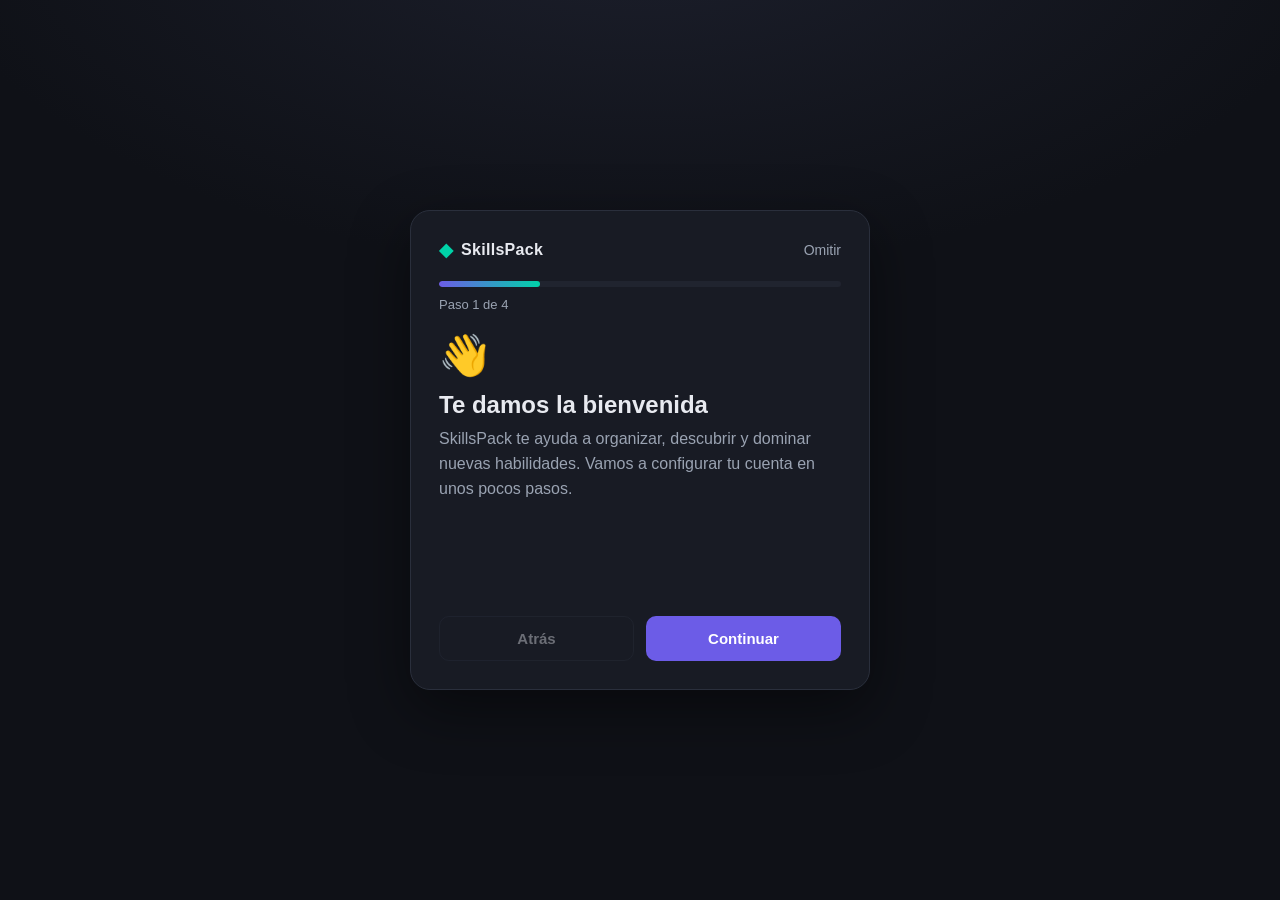
<file: onboarding/index.html>
<!DOCTYPE html>
<html lang="es">
<head>
  <meta charset="UTF-8" />
  <meta name="viewport" content="width=device-width, initial-scale=1.0" />
  <title>Bienvenido a SkillsPack</title>
  <link rel="stylesheet" href="styles.css" />
</head>
<body>
  <main class="onboarding" aria-live="polite">
    <header class="onboarding__header">
      <div class="brand">
        <span class="brand__logo" aria-hidden="true">◆</span>
        <span class="brand__name">SkillsPack</span>
      </div>
      <button type="button" class="link-btn" id="skipBtn">Omitir</button>
    </header>

    <div class="progress" aria-hidden="true">
      <div class="progress__bar" id="progressBar"></div>
    </div>
    <p class="progress__label" id="progressLabel">Paso 1 de 4</p>

    <section class="steps" id="steps">
      <!-- Step 1 -->
      <article class="step is-active" data-step="1">
        <div class="step__icon" aria-hidden="true">👋</div>
        <h1 class="step__title">Te damos la bienvenida</h1>
        <p class="step__text">SkillsPack te ayuda a organizar, descubrir y dominar nuevas habilidades. Vamos a configurar tu cuenta en unos pocos pasos.</p>
      </article>

      <!-- Step 2 -->
      <article class="step" data-step="2">
        <div class="step__icon" aria-hidden="true">🧑‍💻</div>
        <h1 class="step__title">Cuéntanos sobre ti</h1>
        <p class="step__text">Personalizaremos tu experiencia según tu perfil.</p>
        <form class="field-group" id="profileForm">
          <label class="field">
            <span class="field__label">Tu nombre</span>
            <input type="text" name="name" placeholder="Iris Roman" autocomplete="name" />
          </label>
          <label class="field">
            <span class="field__label">¿Cuál es tu rol?</span>
            <select name="role">
              <option value="">Selecciona una opción</option>
              <option>Estudiante</option>
              <option>Profesional</option>
              <option>Mentor / Instructor</option>
              <option>Otro</option>
            </select>
          </label>
        </form>
      </article>

      <!-- Step 3 -->
      <article class="step" data-step="3">
        <div class="step__icon" aria-hidden="true">🎯</div>
        <h1 class="step__title">Elige tus intereses</h1>
        <p class="step__text">Selecciona las áreas que quieres desarrollar.</p>
        <div class="chips" id="interests">
          <button type="button" class="chip">Programación</button>
          <button type="button" class="chip">Diseño</button>
          <button type="button" class="chip">Datos &amp; IA</button>
          <button type="button" class="chip">Producto</button>
          <button type="button" class="chip">Marketing</button>
          <button type="button" class="chip">Liderazgo</button>
          <button type="button" class="chip">Idiomas</button>
          <button type="button" class="chip">Finanzas</button>
        </div>
      </article>

      <!-- Step 4 -->
      <article class="step" data-step="4">
        <div class="step__icon" aria-hidden="true">🚀</div>
        <h1 class="step__title">¡Todo listo!</h1>
        <p class="step__text">Tu espacio está preparado. Empieza a explorar paquetes de habilidades hechos a tu medida.</p>
        <ul class="summary" id="summary"></ul>
      </article>
    </section>

    <footer class="onboarding__footer">
      <button type="button" class="btn btn--ghost" id="backBtn" disabled>Atrás</button>
      <button type="button" class="btn btn--primary" id="nextBtn">Continuar</button>
    </footer>
  </main>

  <script src="onboarding.js"></script>
</body>
</html>
</file>
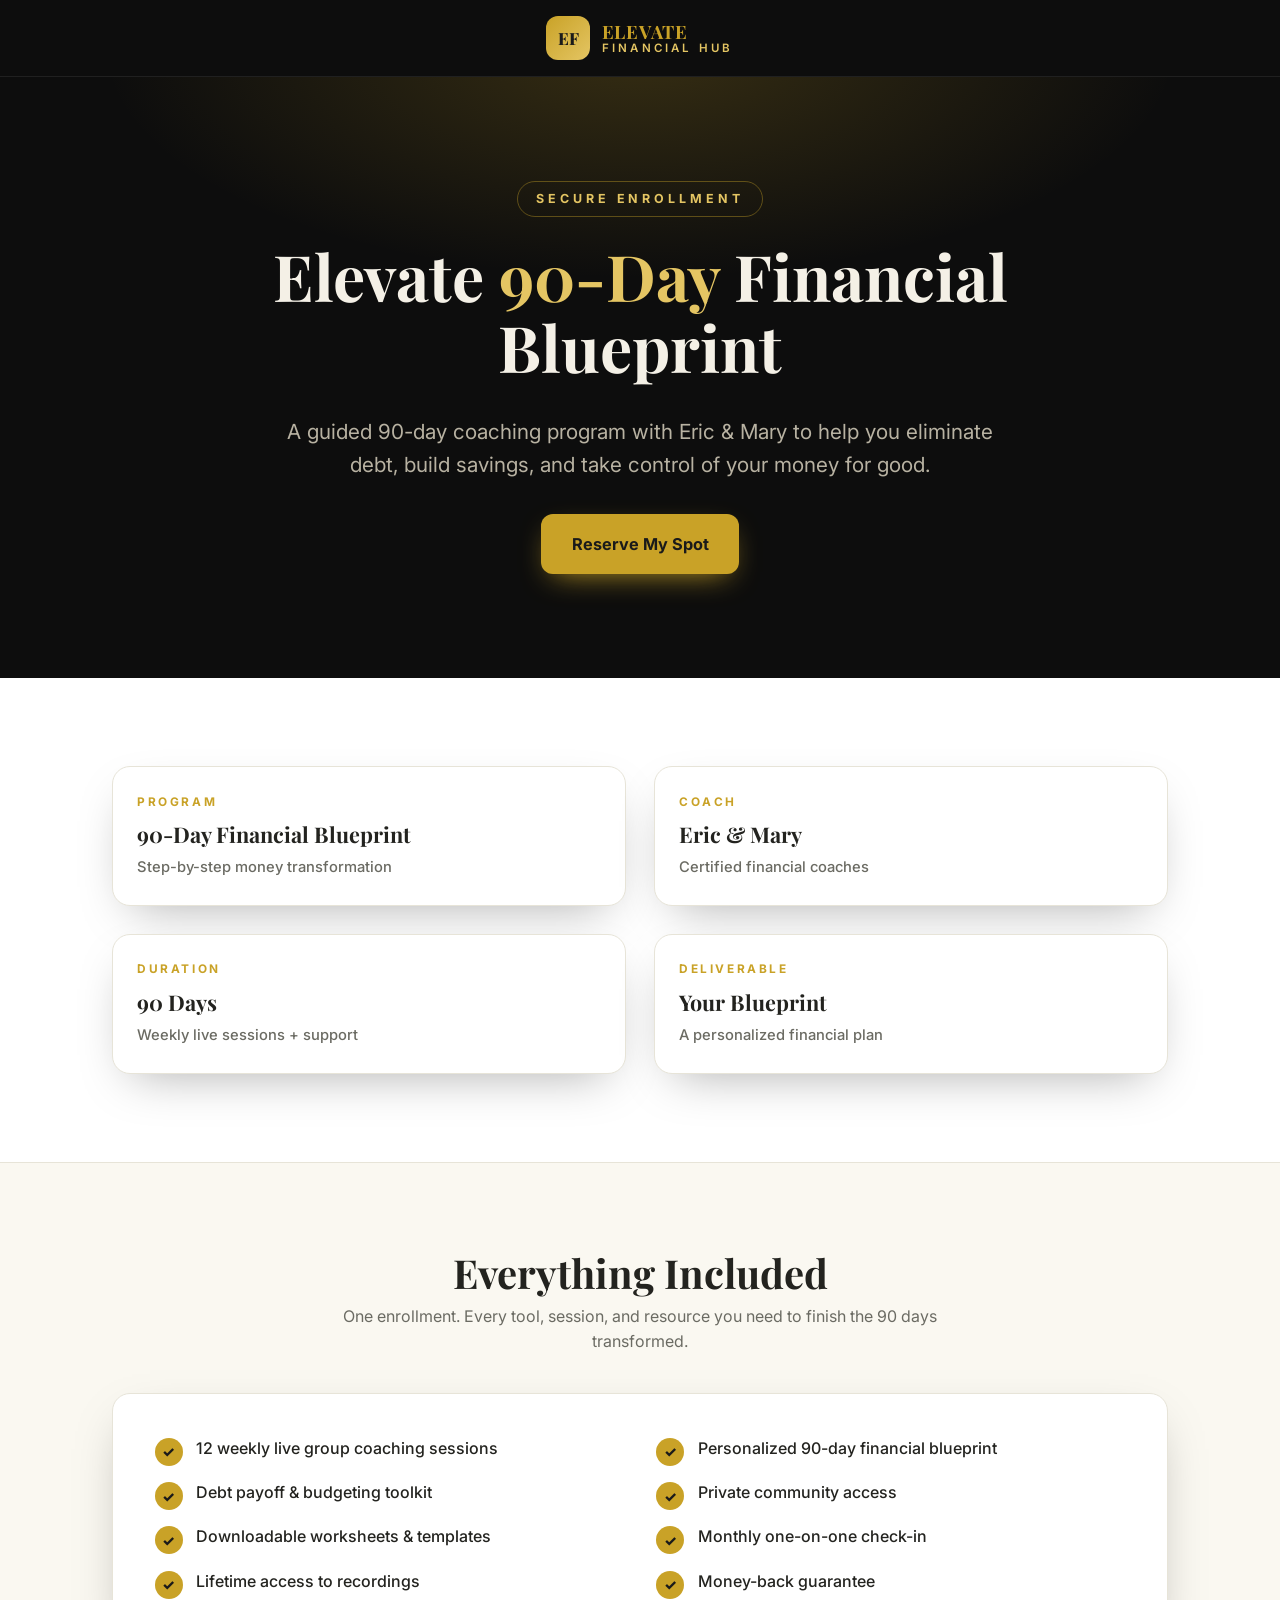
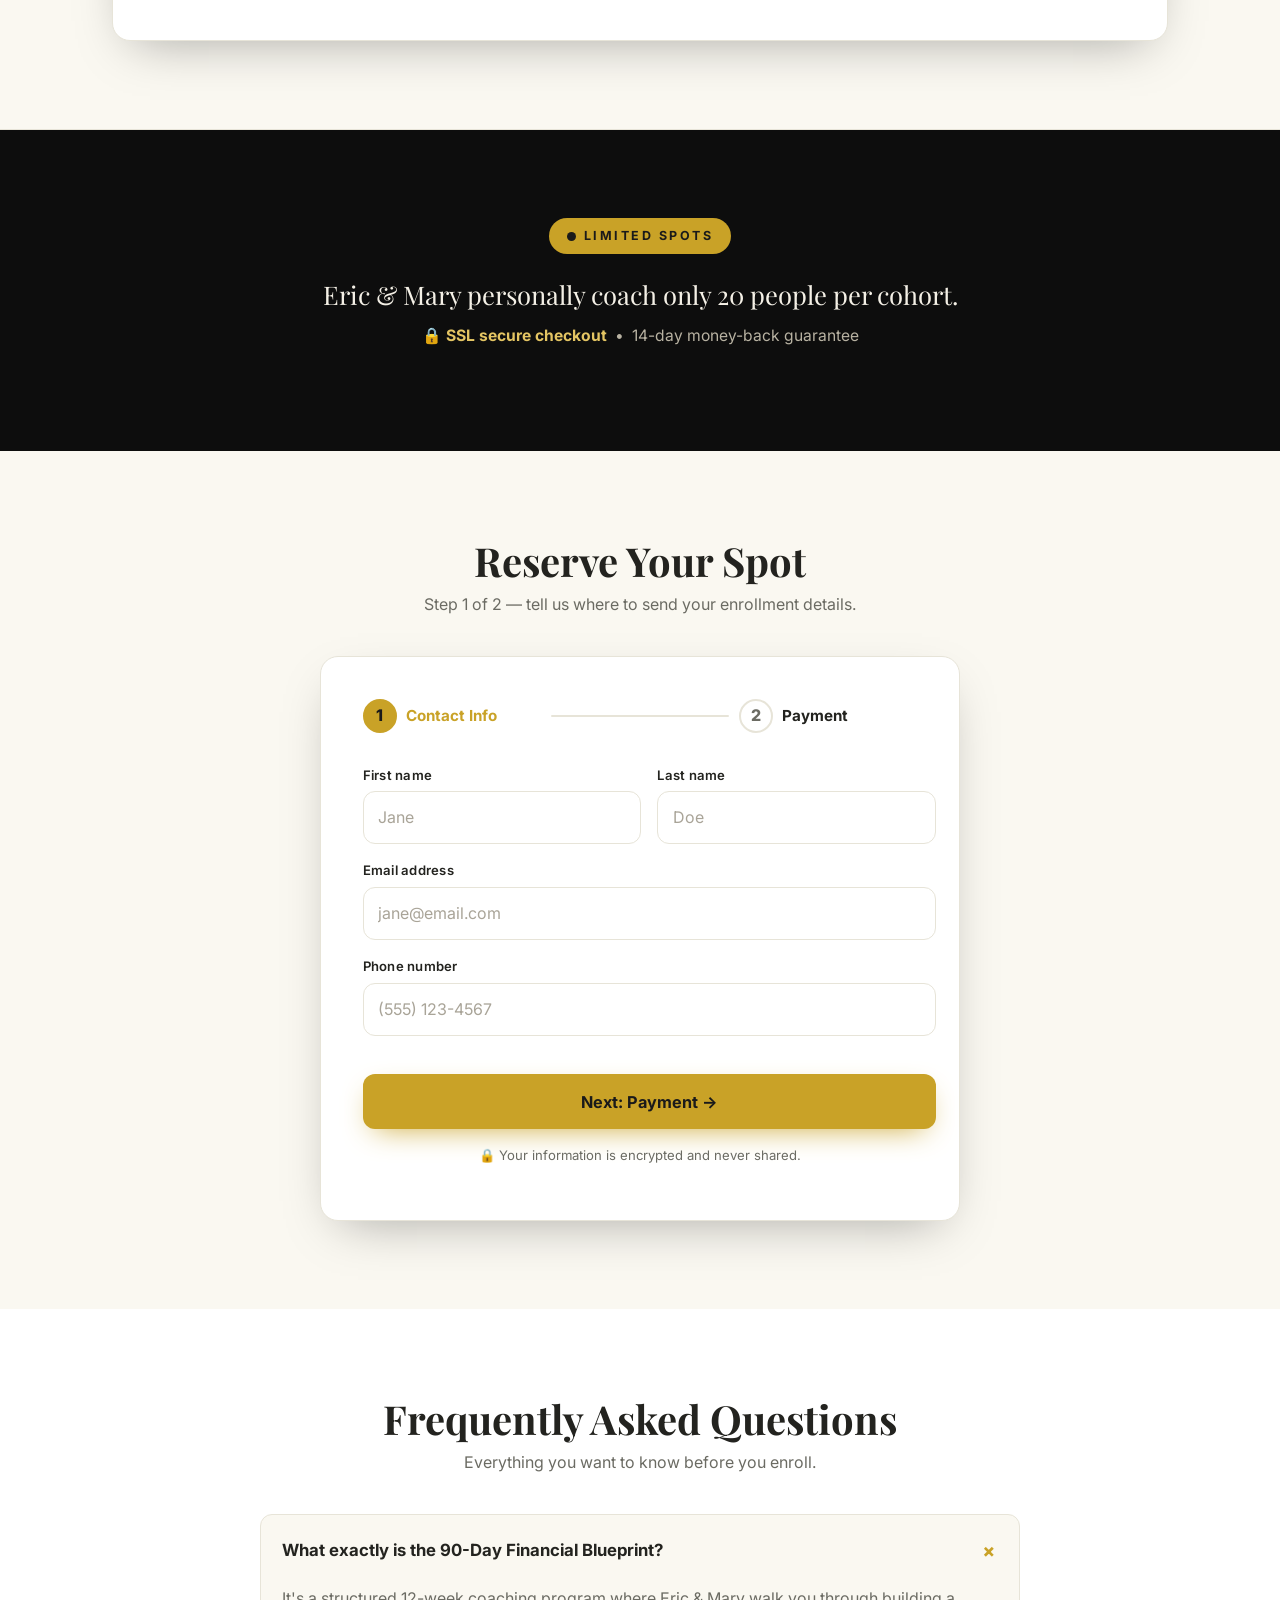
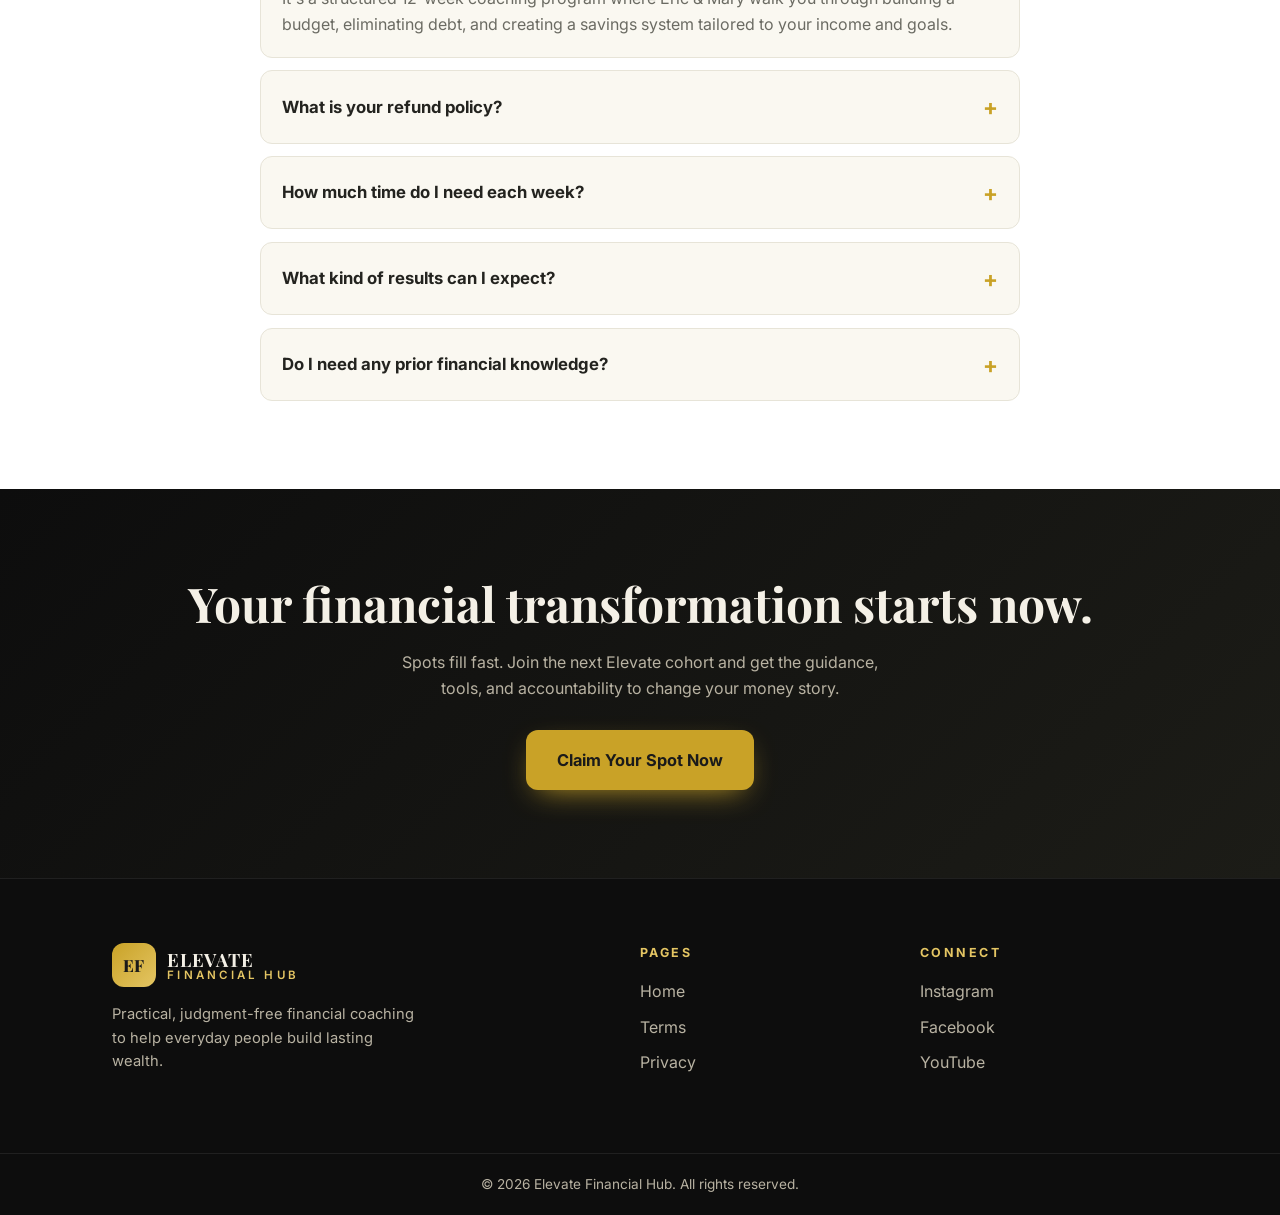
<file: landing-pages/_template/index.html>
<!DOCTYPE html>
<html lang="en">
<head>
<meta charset="UTF-8" />
<meta name="viewport" content="width=device-width, initial-scale=1.0" />
<title>Elevate 90-Day Financial Blueprint — Secure Enrollment</title>
<meta name="description" content="Enroll in the Elevate 90-Day Financial Blueprint with coaches Eric & Mary. Secure your spot today." />

<!-- ============================================================= -->
<!--  GOOGLE FONTS  (swap these when rebranding — see CONTROL PANEL) -->
<!-- ============================================================= -->
<link rel="preconnect" href="https://fonts.googleapis.com" />
<link rel="preconnect" href="https://fonts.gstatic.com" crossorigin />
<link href="https://fonts.googleapis.com/css2?family=Playfair+Display:wght@600;700;800&family=Inter:wght@400;500;600;700&display=swap" rel="stylesheet" />

<style>
/* =================================================================
   ██  CONTROL PANEL  ██
   -----------------------------------------------------------------
   REBRAND IN ~3 MINUTES: edit ONLY the variables below (plus the
   <link> fonts above, the brand name / program text in the markup,
   and the logo mark). Nothing else needs to change.

   COLOR ROLES
   --brand-primary   : main brand color (headings on light bg, links)
   --brand-accent    : primary action color (buttons, highlights)
   --brand-accent-2  : secondary/lighter accent (gradients, hovers)
   --brand-accent-ink: TEXT COLOR THAT SITS ON THE ACCENT.
                       Use dark (#1a1a1a) on light accents,
                       white (#fff) on dark accents. (CONTRAST!)
   --brand-dark      : dark section background (header, hero, footer)
   --brand-surface   : light page/card surface background
   --brand-text      : default body text color

   TYPE ROLES
   --font-head : display/heading font family
   --font-body : body/UI font family

   LAYOUT PRESETS  (set via <body data-preset="A|B|C">)
   A = centered hero, symmetric, rounded  (DEFAULT)
   B = left-aligned hero (photo space right), asymmetric, sharp
   C = editorial/minimal, extra whitespace, subtle overlay hero
   ================================================================= */
:root{
  /* ---- COLORS (Elevate gold/black reference default) ---- */
  --brand-primary:   #C9A227;   /* gold */
  --brand-accent:    #C9A227;   /* gold (action) */
  --brand-accent-2:  #E4C563;   /* lighter gold */
  --brand-accent-ink:#1a1a1a;   /* dark text on gold accent */
  --brand-dark:      #0d0d0d;   /* near-black dark sections */
  --brand-surface:   #ffffff;   /* light surface */
  --brand-text:      #23231f;   /* body text */

  /* ---- TYPE ---- */
  --font-head: "Playfair Display", Georgia, serif;
  --font-body: "Inter", system-ui, -apple-system, Segoe UI, Roboto, sans-serif;

  /* ---- DERIVED / STRUCTURAL (rarely need editing) ---- */
  --maxw: 1120px;
  --radius: 18px;
  --radius-sm: 12px;
  --gap: clamp(16px, 3vw, 28px);
  --muted: #6b6b63;
  --line: #e7e4d8;
  --shadow: 0 18px 50px -20px rgba(0,0,0,.35);
  --dark-text: #f4f0e6;
  --dark-muted: #b8b2a2;
}

/* ---------- RESET / BASE ---------- */
*{box-sizing:border-box}
html{scroll-behavior:smooth}
body{
  margin:0;
  font-family:var(--font-body);
  color:var(--brand-text);
  background:var(--brand-surface);
  line-height:1.6;
  -webkit-font-smoothing:antialiased;
}
h1,h2,h3{font-family:var(--font-head);line-height:1.12;margin:0 0 .4em}
p{margin:0 0 1em}
a{color:var(--brand-primary);text-decoration:none}
img{max-width:100%;display:block}
.container{width:100%;max-width:var(--maxw);margin-inline:auto;padding-inline:clamp(18px,5vw,32px)}
.section{padding-block:clamp(48px,8vw,88px)}

/* Accessible focus ring for every interactive element */
a:focus-visible,button:focus-visible,input:focus-visible,summary:focus-visible{
  outline:3px solid var(--brand-accent-2);
  outline-offset:3px;
  border-radius:6px;
}

/* ---------- BUTTONS ---------- */
.btn{
  display:inline-flex;align-items:center;justify-content:center;gap:.5rem;
  font-family:var(--font-body);font-weight:700;font-size:1.02rem;
  padding:.95rem 1.8rem;border-radius:var(--radius-sm);
  border:2px solid transparent;cursor:pointer;transition:transform .15s ease,box-shadow .2s ease,background .2s ease;
  text-align:center;
}
.btn-primary{
  background:var(--brand-accent);color:var(--brand-accent-ink);
  box-shadow:0 10px 30px -12px var(--brand-accent);
}
.btn-primary:hover{transform:translateY(-2px);background:var(--brand-accent-2)}
.btn-outline{background:transparent;color:var(--dark-text);border-color:var(--brand-accent)}
.btn-outline:hover{background:var(--brand-accent);color:var(--brand-accent-ink)}
.btn-block{width:100%}

/* ---------- HEADER ---------- */
.site-header{background:var(--brand-dark);color:var(--dark-text);position:sticky;top:0;z-index:50;border-bottom:1px solid rgba(255,255,255,.08)}
.site-header .container{display:flex;align-items:center;justify-content:center;gap:.8rem;padding-block:16px}
.brand{display:inline-flex;align-items:center;gap:.7rem}
.logo-mark{
  width:44px;height:44px;border-radius:12px;flex:0 0 auto;
  display:grid;place-items:center;font-family:var(--font-head);font-weight:800;
  background:linear-gradient(135deg,var(--brand-accent),var(--brand-accent-2));
  color:var(--brand-accent-ink);font-size:1.05rem;letter-spacing:.02em;
}
.brand-name{font-family:var(--font-head);font-weight:700;font-size:1.15rem;letter-spacing:.04em;line-height:1.05}
.brand-name span{display:block;font-size:.72rem;letter-spacing:.28em;color:var(--brand-accent-2);font-family:var(--font-body);font-weight:600}

/* ---------- HERO ---------- */
.hero{background:var(--brand-dark);color:var(--dark-text);position:relative;overflow:hidden}
.hero::before{content:"";position:absolute;inset:0;background:
  radial-gradient(60% 55% at 50% -5%, rgba(201,162,39,.22), transparent 70%);pointer-events:none}
.hero .container{position:relative;text-align:center;max-width:820px;padding-block:clamp(56px,10vw,104px)}
.eyebrow{
  display:inline-block;font-family:var(--font-body);font-weight:700;font-size:.78rem;
  letter-spacing:.32em;text-transform:uppercase;color:var(--brand-accent-2);
  border:1px solid rgba(201,162,39,.4);border-radius:999px;padding:.45rem 1.1rem;margin-bottom:1.4rem;
}
.hero h1{font-size:clamp(2.2rem,6vw,4rem);color:var(--dark-text);margin-bottom:.5em}
.hero h1 .accent{color:var(--brand-accent-2)}
.hero .subtitle{font-size:clamp(1.05rem,2.2vw,1.3rem);color:var(--dark-muted);max-width:60ch;margin-inline:auto;margin-bottom:2rem}
.hero-photo{display:none} /* only shown in Preset B */

/* ---------- INFO CARDS (2x2) ---------- */
.cards{display:grid;grid-template-columns:repeat(2,1fr);gap:var(--gap)}
.card{
  background:var(--brand-surface);border:1px solid var(--line);border-radius:var(--radius);
  padding:1.6rem 1.5rem;box-shadow:var(--shadow);
}
.card .label{font-size:.74rem;letter-spacing:.22em;text-transform:uppercase;color:var(--brand-primary);font-weight:700;margin-bottom:.35rem}
.card .value{font-family:var(--font-head);font-size:1.35rem;font-weight:700;color:var(--brand-text)}
.card .value small{display:block;font-family:var(--font-body);font-weight:500;font-size:.92rem;color:var(--muted);margin-top:.25rem}
.section-title{text-align:center;font-size:clamp(1.7rem,4vw,2.5rem);margin-bottom:.2em}
.section-lede{text-align:center;color:var(--muted);max-width:60ch;margin:0 auto 2.4rem}

/* ---------- EVERYTHING INCLUDED ---------- */
.included{background:#faf8f1;border-top:1px solid var(--line);border-bottom:1px solid var(--line)}
.included-box{
  background:var(--brand-surface);border:1px solid var(--line);border-radius:var(--radius);
  padding:clamp(1.6rem,4vw,2.6rem);box-shadow:var(--shadow);
}
.included-grid{display:grid;grid-template-columns:1fr 1fr;gap:.9rem 2rem}
.check-item{display:flex;align-items:flex-start;gap:.85rem;font-weight:500}
.check-badge{
  flex:0 0 auto;width:28px;height:28px;border-radius:50%;
  background:var(--brand-accent);color:var(--brand-accent-ink);
  display:grid;place-items:center;font-weight:800;font-size:.9rem;margin-top:2px;
}

/* ---------- SCARCITY / TRUST ---------- */
.scarcity{background:var(--brand-dark);color:var(--dark-text);text-align:center}
.pill{
  display:inline-flex;align-items:center;gap:.5rem;font-weight:700;font-size:.78rem;letter-spacing:.2em;
  text-transform:uppercase;color:var(--brand-accent-ink);background:var(--brand-accent);
  padding:.5rem 1.1rem;border-radius:999px;margin-bottom:1.2rem;
}
.pill::before{content:"";width:9px;height:9px;border-radius:50%;background:var(--brand-accent-ink);animation:pulse 1.6s infinite}
@keyframes pulse{0%,100%{opacity:1}50%{opacity:.35}}
.scarcity .line{font-size:clamp(1.15rem,3vw,1.6rem);font-family:var(--font-head);margin-bottom:.5rem}
.scarcity .trust{color:var(--dark-muted);font-size:.98rem}
.scarcity .trust strong{color:var(--brand-accent-2)}

/* ---------- CHECKOUT MODULE ---------- */
.checkout{background:#faf8f1}
.checkout-card{
  max-width:640px;margin-inline:auto;background:var(--brand-surface);
  border:1px solid var(--line);border-radius:var(--radius);box-shadow:var(--shadow);
  padding:clamp(1.6rem,4vw,2.6rem);
}
.stepper{display:flex;align-items:center;gap:.6rem;margin-bottom:2rem}
.step{display:flex;align-items:center;gap:.6rem;flex:1}
.step .dot{
  width:34px;height:34px;border-radius:50%;flex:0 0 auto;display:grid;place-items:center;
  font-weight:800;border:2px solid var(--line);color:var(--muted);background:#fff;
}
.step.active .dot{background:var(--brand-accent);border-color:var(--brand-accent);color:var(--brand-accent-ink)}
.step .step-label{font-weight:700;font-size:.95rem}
.step.active .step-label{color:var(--brand-primary)}
.step-line{height:2px;flex:1;background:var(--line);border-radius:2px}
.form-grid{display:grid;grid-template-columns:1fr 1fr;gap:1rem}
.field{display:flex;flex-direction:column;gap:.35rem}
.field.full{grid-column:1 / -1}
.field label{font-size:.82rem;font-weight:600;letter-spacing:.02em}
.field input{
  font:inherit;padding:.8rem .9rem;border:1px solid var(--line);border-radius:var(--radius-sm);
  background:#fff;color:var(--brand-text);
}
.field input::placeholder{color:#a9a498}
.checkout-card .btn{margin-top:1.4rem}
.form-note{margin-top:1rem;font-size:.82rem;color:var(--muted);text-align:center}

/* ---------- FAQ ---------- */
.faq{background:var(--brand-surface)}
.faq-list{max-width:760px;margin-inline:auto;display:flex;flex-direction:column;gap:.8rem}
details.faq-item{border:1px solid var(--line);border-radius:var(--radius-sm);background:#faf8f1;overflow:hidden}
details.faq-item summary{
  cursor:pointer;list-style:none;padding:1.1rem 1.3rem;font-weight:700;font-size:1.05rem;
  display:flex;align-items:center;justify-content:space-between;gap:1rem;color:var(--brand-text);
}
details.faq-item summary::-webkit-details-marker{display:none}
details.faq-item summary::after{content:"+";font-size:1.4rem;color:var(--brand-primary);transition:transform .2s ease}
details.faq-item[open] summary::after{transform:rotate(45deg)}
details.faq-item .faq-body{padding:0 1.3rem 1.2rem;color:var(--muted)}

/* ---------- FINAL CTA ---------- */
.final-cta{background:linear-gradient(135deg,var(--brand-dark),#1c1c17);color:var(--dark-text);text-align:center}
.final-cta h2{font-size:clamp(1.9rem,5vw,3rem);color:var(--dark-text)}
.final-cta p{color:var(--dark-muted);max-width:52ch;margin-inline:auto;margin-bottom:1.8rem}

/* ---------- FOOTER ---------- */
.site-footer{background:var(--brand-dark);color:var(--dark-muted);border-top:1px solid rgba(255,255,255,.08)}
.footer-grid{display:grid;grid-template-columns:2fr 1fr 1fr;gap:2rem;padding-block:clamp(40px,6vw,64px)}
.footer-brand .brand-name{color:var(--dark-text)}
.footer-brand p{margin-top:1rem;max-width:34ch;font-size:.92rem}
.footer-col h4{font-family:var(--font-body);font-size:.78rem;letter-spacing:.2em;text-transform:uppercase;color:var(--brand-accent-2);margin:0 0 1rem}
.footer-col ul{list-style:none;margin:0;padding:0;display:flex;flex-direction:column;gap:.6rem}
.footer-col a{color:var(--dark-muted)}
.footer-col a:hover{color:var(--brand-accent-2)}
.footer-bottom{border-top:1px solid rgba(255,255,255,.08);padding-block:20px;text-align:center;font-size:.85rem;color:var(--dark-muted)}

/* =================================================================
   PRESET B  — left-aligned hero (photo space right), asymmetric, sharp
   ================================================================= */
body[data-preset="B"]{--radius:6px;--radius-sm:4px}
body[data-preset="B"] .site-header .container{justify-content:flex-start}
body[data-preset="B"] .hero .container{
  text-align:left;max-width:var(--maxw);
  display:grid;grid-template-columns:1.15fr .85fr;gap:clamp(24px,5vw,48px);align-items:center;
}
body[data-preset="B"] .hero .subtitle{margin-inline:0}
body[data-preset="B"] .eyebrow{margin-inline:0}
body[data-preset="B"] .hero-photo{
  display:grid;place-items:center;min-height:320px;border:2px dashed rgba(228,197,99,.5);
  border-radius:var(--radius);color:var(--dark-muted);text-align:center;padding:1.5rem;
  background:rgba(255,255,255,.03);
}
/* asymmetric cards: first card spans wider */
body[data-preset="B"] .cards{grid-template-columns:1.4fr 1fr 1fr}
body[data-preset="B"] .cards .card:first-child{grid-column:1 / 2;grid-row:1 / 3}
body[data-preset="B"] .cards .card:nth-child(2){grid-column:2 / 4}

/* =================================================================
   PRESET C  — editorial / minimal, extra whitespace, subtle overlay
   ================================================================= */
body[data-preset="C"]{--maxw:1000px;--radius:0px;--radius-sm:2px}
body[data-preset="C"] .section{padding-block:clamp(64px,11vw,128px)}
body[data-preset="C"] .card,body[data-preset="C"] .included-box,
body[data-preset="C"] .checkout-card{box-shadow:none;border-color:var(--line)}
body[data-preset="C"] .hero::before{background:
  linear-gradient(180deg,rgba(0,0,0,.15),rgba(0,0,0,.55)),
  radial-gradient(80% 60% at 50% 0%, rgba(201,162,39,.18), transparent 75%)}
body[data-preset="C"] .hero .container{max-width:720px}
body[data-preset="C"] .hero h1{font-weight:600;letter-spacing:-.01em}
body[data-preset="C"] .cards{grid-template-columns:repeat(4,1fr);gap:0}
body[data-preset="C"] .cards .card{border-radius:0;border-left:none;box-shadow:none}
body[data-preset="C"] .cards .card:first-child{border-left:1px solid var(--line)}

/* =================================================================
   RESPONSIVE  — mobile-first stacking
   ================================================================= */
@media (max-width:820px){
  .cards,.included-grid,.form-grid,.footer-grid{grid-template-columns:1fr}
  body[data-preset="B"] .hero .container{grid-template-columns:1fr}
  body[data-preset="B"] .hero-photo{min-height:220px}
  body[data-preset="B"] .cards{grid-template-columns:1fr}
  body[data-preset="B"] .cards .card:first-child,
  body[data-preset="B"] .cards .card:nth-child(2){grid-column:auto;grid-row:auto}
  body[data-preset="C"] .cards{grid-template-columns:1fr}
  body[data-preset="C"] .cards .card{border-left:1px solid var(--line)}
  .footer-brand p{max-width:none}
}
@media (max-width:520px){
  .stepper{flex-wrap:wrap}
  .step .step-label{font-size:.85rem}
}
</style>
</head>

<!-- data-preset controls the layout: A (default) | B | C -->
<body data-preset="A">

<!-- ============================= HEADER ============================= -->
<header class="site-header">
  <div class="container">
    <a class="brand" href="#top" aria-label="Elevate Financial Hub home">
      <!-- LOGO MARK: replace with your real logo <img> on deploy -->
      <span class="logo-mark" aria-hidden="true">EF</span>
      <span class="brand-name">ELEVATE<span>FINANCIAL HUB</span></span>
    </a>
  </div>
</header>

<main id="top">

  <!-- ============================= HERO ============================= -->
  <section class="hero">
    <div class="container">
      <div class="hero-copy">
        <span class="eyebrow">Secure Enrollment</span>
        <h1>Elevate <span class="accent">90-Day</span> Financial Blueprint</h1>
        <p class="subtitle">A guided 90-day coaching program with Eric &amp; Mary to help you eliminate debt, build savings, and take control of your money for good.</p>
        <a class="btn btn-primary" href="#checkout">Reserve My Spot</a>
      </div>
      <!-- Photo slot only appears in Preset B -->
      <div class="hero-photo" aria-hidden="true">
        <!-- PRESET B: coach photo placeholder (hidden in Preset A) -->
        <span>COACH PHOTO</span>
      </div>
    </div>
  </section>

  <!-- ======================= INFO CARDS (2x2) ======================= -->
  <section class="section">
    <div class="container">
      <div class="cards">
        <div class="card">
          <div class="label">Program</div>
          <div class="value">90-Day Financial Blueprint<small>Step-by-step money transformation</small></div>
        </div>
        <div class="card">
          <div class="label">Coach</div>
          <div class="value">Eric &amp; Mary<small>Certified financial coaches</small></div>
        </div>
        <div class="card">
          <div class="label">Duration</div>
          <div class="value">90 Days<small>Weekly live sessions + support</small></div>
        </div>
        <div class="card">
          <div class="label">Deliverable</div>
          <div class="value">Your Blueprint<small>A personalized financial plan</small></div>
        </div>
      </div>
    </div>
  </section>

  <!-- ==================== EVERYTHING INCLUDED ==================== -->
  <section class="section included">
    <div class="container">
      <h2 class="section-title">Everything Included</h2>
      <p class="section-lede">One enrollment. Every tool, session, and resource you need to finish the 90 days transformed.</p>
      <div class="included-box">
        <div class="included-grid">
          <div class="check-item"><span class="check-badge" aria-hidden="true">&check;</span> 12 weekly live group coaching sessions</div>
          <div class="check-item"><span class="check-badge" aria-hidden="true">&check;</span> Personalized 90-day financial blueprint</div>
          <div class="check-item"><span class="check-badge" aria-hidden="true">&check;</span> Debt payoff &amp; budgeting toolkit</div>
          <div class="check-item"><span class="check-badge" aria-hidden="true">&check;</span> Private community access</div>
          <div class="check-item"><span class="check-badge" aria-hidden="true">&check;</span> Downloadable worksheets &amp; templates</div>
          <div class="check-item"><span class="check-badge" aria-hidden="true">&check;</span> Monthly one-on-one check-in</div>
          <div class="check-item"><span class="check-badge" aria-hidden="true">&check;</span> Lifetime access to recordings</div>
          <div class="check-item"><span class="check-badge" aria-hidden="true">&check;</span> Money-back guarantee</div>
        </div>
      </div>
    </div>
  </section>

  <!-- ==================== SCARCITY / TRUST ==================== -->
  <section class="section scarcity">
    <div class="container">
      <span class="pill">Limited Spots</span>
      <p class="line">Eric &amp; Mary personally coach only 20 people per cohort.</p>
      <p class="trust"><strong>&#128274; SSL secure checkout</strong> &nbsp;•&nbsp; 14-day money-back guarantee</p>
    </div>
  </section>

  <!-- ==================== CHECKOUT MODULE ==================== -->
  <section class="section checkout" id="checkout">
    <div class="container">
      <h2 class="section-title">Reserve Your Spot</h2>
      <p class="section-lede">Step 1 of 2 — tell us where to send your enrollment details.</p>
      <div class="checkout-card">
        <!-- Visual stepper (non-functional, indicates flow) -->
        <div class="stepper" role="list" aria-label="Checkout progress">
          <div class="step active" role="listitem"><span class="dot">1</span><span class="step-label">Contact Info</span></div>
          <div class="step-line" aria-hidden="true"></div>
          <div class="step" role="listitem"><span class="dot">2</span><span class="step-label">Payment</span></div>
        </div>

        <!-- =====================================================
             CONTACT FORM — VISUAL PLACEHOLDER ONLY.
             On deploy, REPLACE this form with GHL's native form /
             order form widget so submissions are captured.
             ===================================================== -->
        <form class="form-grid" onsubmit="return false" aria-label="Contact information">
          <div class="field">
            <label for="fname">First name</label>
            <input id="fname" name="fname" type="text" placeholder="Jane" autocomplete="given-name" />
          </div>
          <div class="field">
            <label for="lname">Last name</label>
            <input id="lname" name="lname" type="text" placeholder="Doe" autocomplete="family-name" />
          </div>
          <div class="field full">
            <label for="email">Email address</label>
            <input id="email" name="email" type="email" placeholder="jane@email.com" autocomplete="email" />
          </div>
          <div class="field full">
            <label for="phone">Phone number</label>
            <input id="phone" name="phone" type="tel" placeholder="(555) 123-4567" autocomplete="tel" />
          </div>
          <button class="btn btn-primary btn-block field full" type="submit">Next: Payment &rarr;</button>
        </form>
        <p class="form-note">&#128274; Your information is encrypted and never shared.</p>
      </div>
    </div>
  </section>

  <!-- ==================== FAQ ==================== -->
  <section class="section faq">
    <div class="container">
      <h2 class="section-title">Frequently Asked Questions</h2>
      <p class="section-lede">Everything you want to know before you enroll.</p>
      <div class="faq-list">
        <details class="faq-item" open>
          <summary>What exactly is the 90-Day Financial Blueprint?</summary>
          <div class="faq-body">It's a structured 12-week coaching program where Eric &amp; Mary walk you through building a budget, eliminating debt, and creating a savings system tailored to your income and goals.</div>
        </details>
        <details class="faq-item">
          <summary>What is your refund policy?</summary>
          <div class="faq-body">We offer a 14-day money-back guarantee. If you attend the sessions and don't feel it's right for you, email us within 14 days for a full refund.</div>
        </details>
        <details class="faq-item">
          <summary>How much time do I need each week?</summary>
          <div class="faq-body">Plan for about 2–3 hours per week: one live session plus light homework. All sessions are recorded, so you can catch up anytime.</div>
        </details>
        <details class="faq-item">
          <summary>What kind of results can I expect?</summary>
          <div class="faq-body">Results vary by starting point and effort, but most participants leave with a working budget, a debt-payoff plan, and their first funded savings goal within the 90 days.</div>
        </details>
        <details class="faq-item">
          <summary>Do I need any prior financial knowledge?</summary>
          <div class="faq-body">None at all. The program is designed for beginners and starts with the fundamentals before building toward advanced strategies.</div>
        </details>
      </div>
    </div>
  </section>

  <!-- ==================== FINAL CTA ==================== -->
  <section class="section final-cta">
    <div class="container">
      <h2>Your financial transformation starts now.</h2>
      <p>Spots fill fast. Join the next Elevate cohort and get the guidance, tools, and accountability to change your money story.</p>
      <a class="btn btn-primary" href="#checkout">Claim Your Spot Now</a>
    </div>
  </section>

</main>

<!-- ==================== FOOTER ==================== -->
<footer class="site-footer">
  <div class="container footer-grid">
    <div class="footer-brand">
      <a class="brand" href="#top" aria-label="Elevate Financial Hub home">
        <!-- LOGO MARK: replace with your real logo <img> on deploy -->
        <span class="logo-mark" aria-hidden="true">EF</span>
        <span class="brand-name">ELEVATE<span>FINANCIAL HUB</span></span>
      </a>
      <p>Practical, judgment-free financial coaching to help everyday people build lasting wealth.</p>
    </div>
    <div class="footer-col">
      <h4>Pages</h4>
      <ul>
        <li><a href="#top">Home</a></li>
        <li><a href="#">Terms</a></li>
        <li><a href="#">Privacy</a></li>
      </ul>
    </div>
    <div class="footer-col">
      <h4>Connect</h4>
      <ul>
        <li><a href="#" aria-label="Instagram">Instagram</a></li>
        <li><a href="#" aria-label="Facebook">Facebook</a></li>
        <li><a href="#" aria-label="YouTube">YouTube</a></li>
      </ul>
    </div>
  </div>
  <div class="footer-bottom">
    <div class="container">© 2026 Elevate Financial Hub. All rights reserved.</div>
  </div>
</footer>

</body>
</html>
</file>
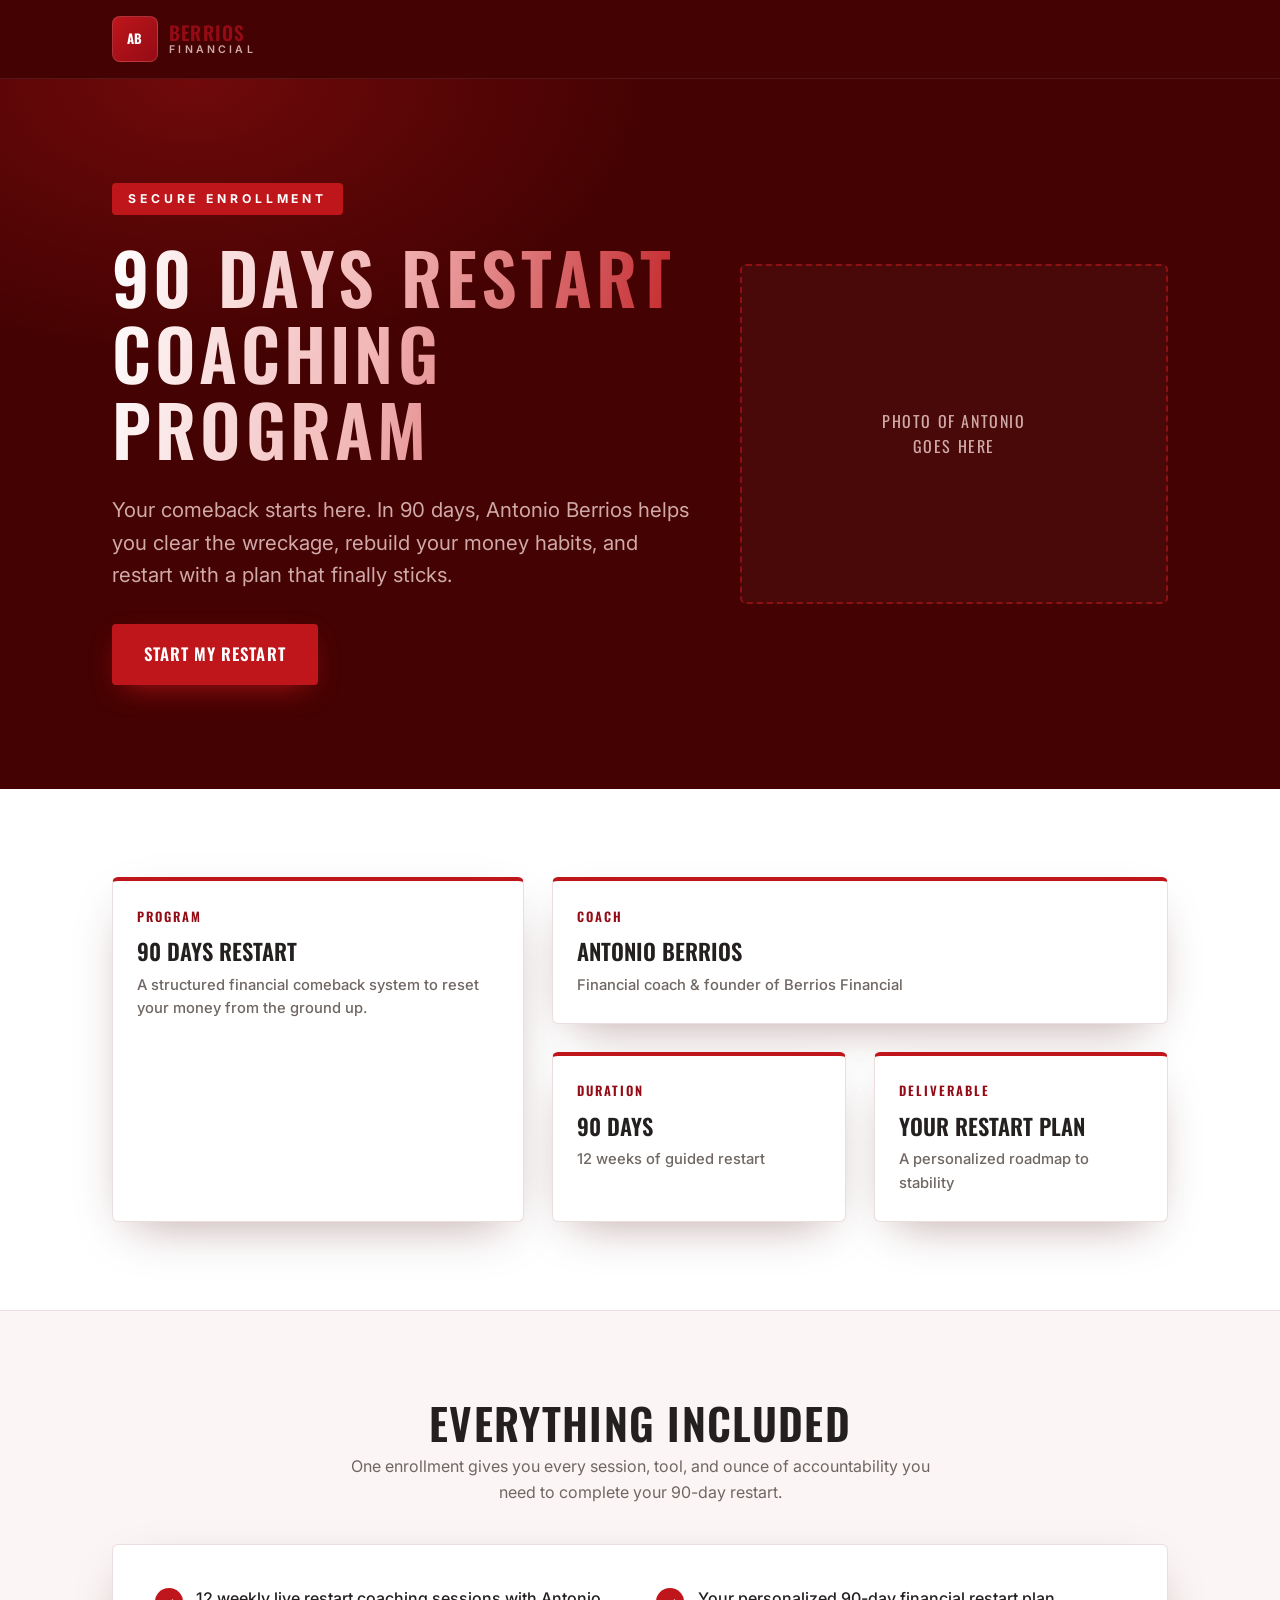
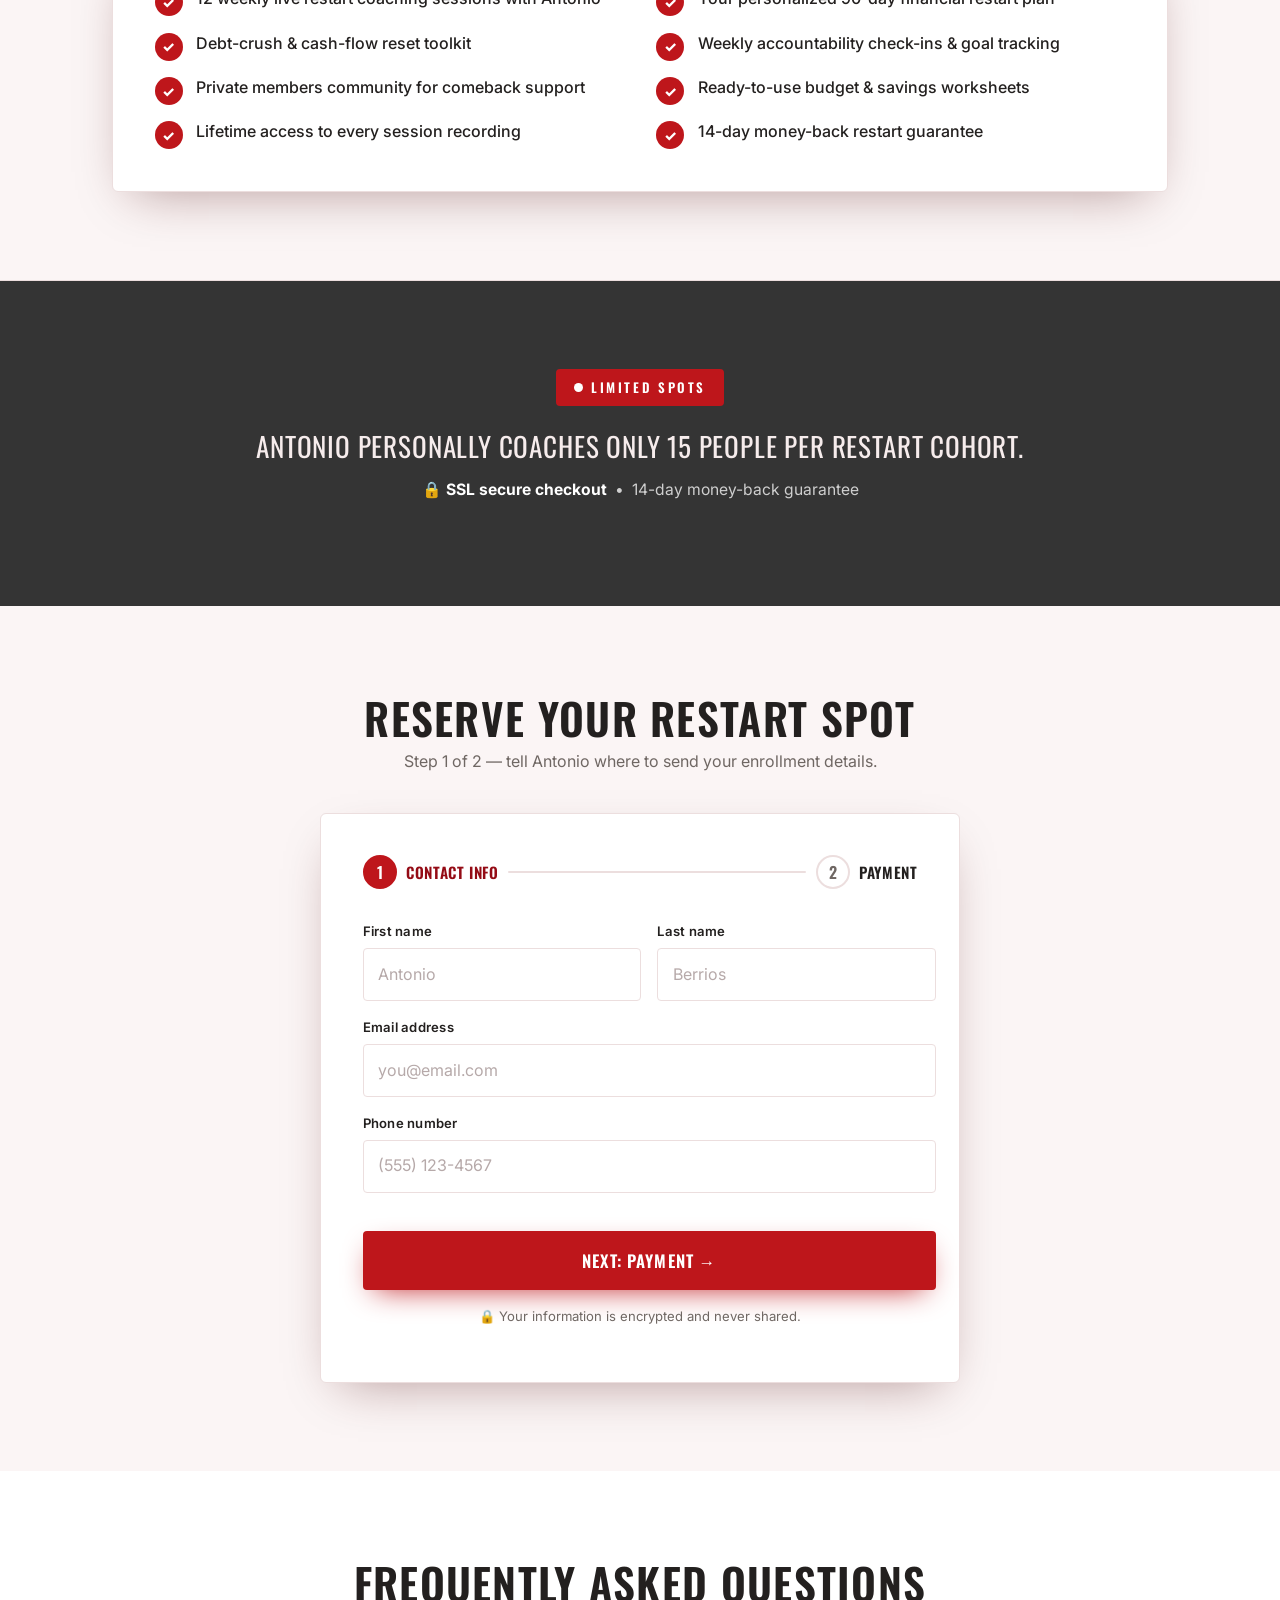
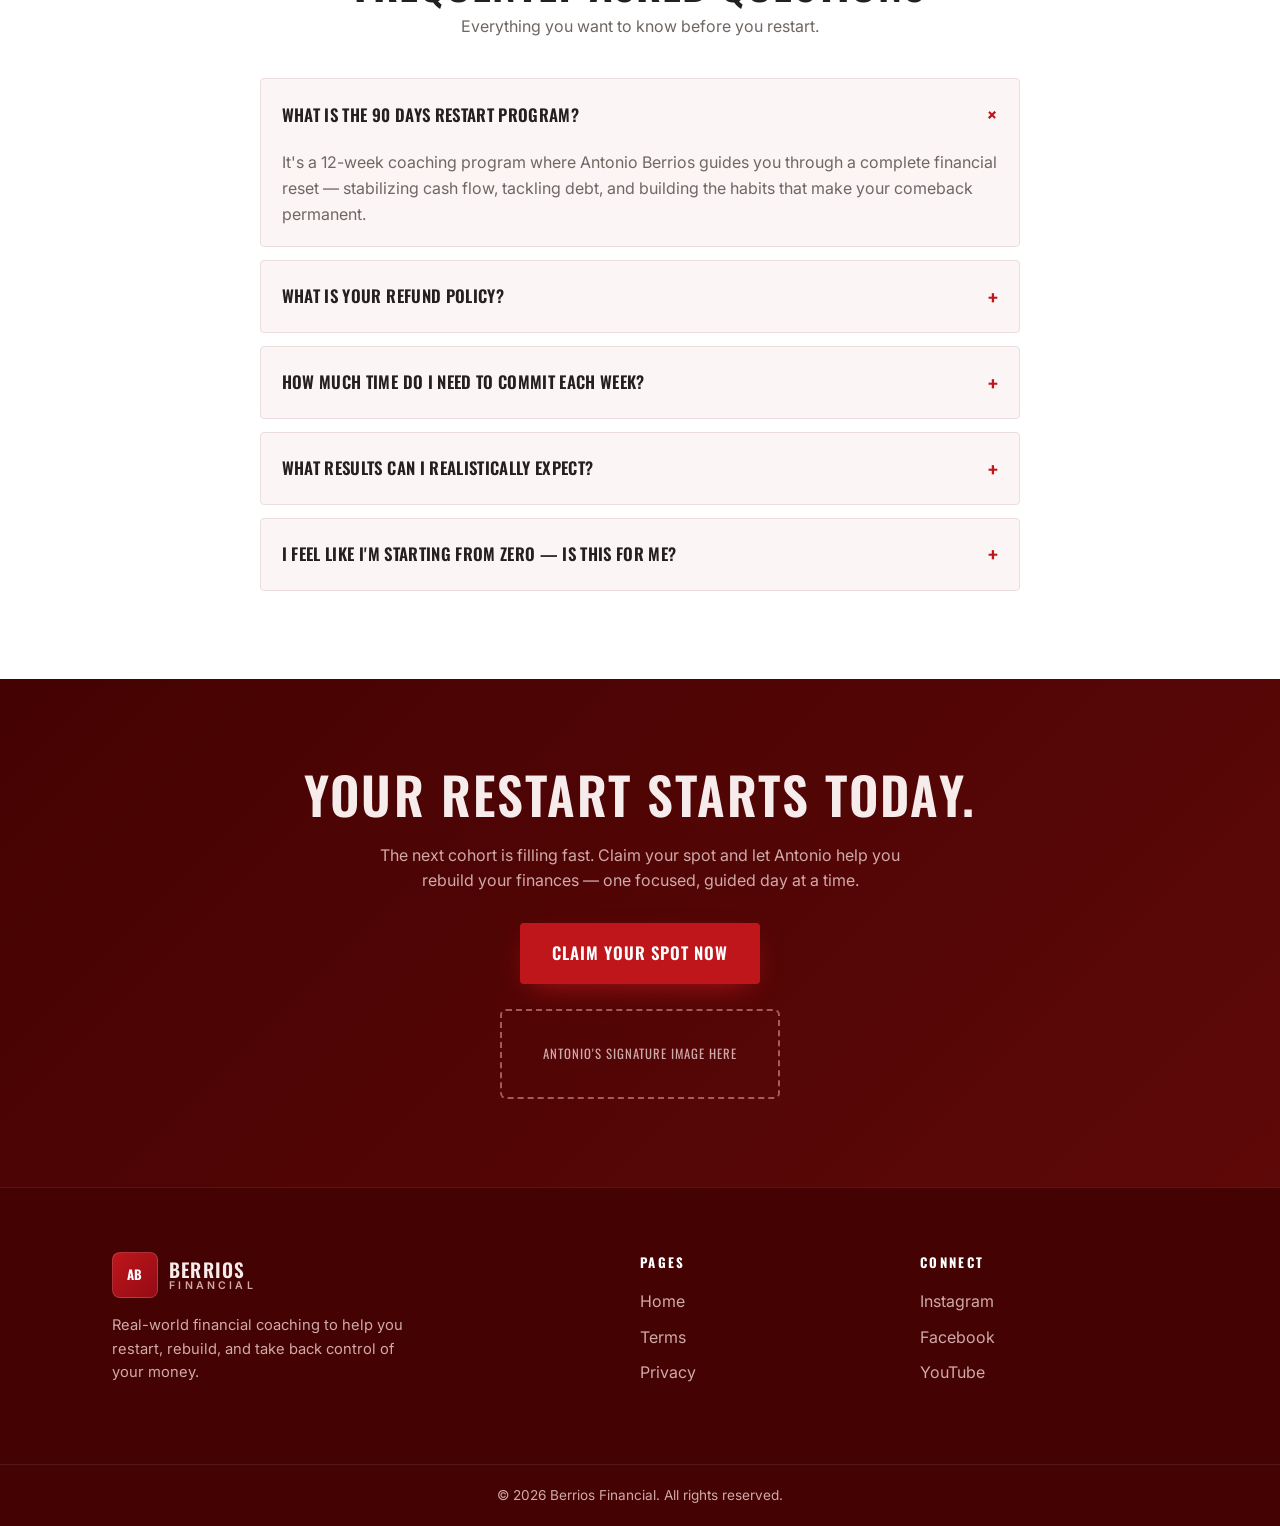
<file: landing-pages/berrios/index.html>
<!DOCTYPE html>
<html lang="en">
<head>
<meta charset="UTF-8" />
<meta name="viewport" content="width=device-width, initial-scale=1.0" />
<title>90 Days Restart Coaching Program — Antonio Berrios | Secure Enrollment</title>
<meta name="description" content="Enroll in the 90 Days Restart Coaching Program with Antonio Berrios. Rebuild your finances and restart your comeback. Secure your spot today." />

<!-- ============================================================= -->
<!--  GOOGLE FONTS — Oswald (condensed headings) + Inter (body)     -->
<!-- ============================================================= -->
<link rel="preconnect" href="https://fonts.googleapis.com" />
<link rel="preconnect" href="https://fonts.gstatic.com" crossorigin />
<link href="https://fonts.googleapis.com/css2?family=Oswald:wght@500;600;700&family=Inter:wght@400;500;600;700&display=swap" rel="stylesheet" />

<style>
/* =================================================================
   ██  CONTROL PANEL — BERRIOS FINANCIAL variant  ██
   -----------------------------------------------------------------
   Rebranded from the master _template. Palette = official Berrios
   deep-red / oxblood system. Layout = Preset B (left hero + photo).
   See landing-pages/README.md for the full role reference.
   ================================================================= */
:root{
  /* ---- COLORS (Berrios official red palette) ---- */
  --brand-primary:   #940b15;   /* deep red */
  --brand-accent:    #be161b;   /* bright red (action) */
  --brand-accent-2:  #450202;   /* near-black oxblood (dark bg accent) */
  --brand-accent-ink:#ffffff;   /* white text on red accent */
  --brand-dark:      #450202;   /* oxblood dark sections (warmer than black) */
  --brand-charcoal:  #343434;   /* secondary charcoal */
  --brand-surface:   #ffffff;   /* light surface */
  --brand-text:      #23201f;   /* body text */

  /* ---- TYPE ---- */
  --font-head: "Oswald", "Arial Narrow", sans-serif;
  --font-body: "Inter", system-ui, -apple-system, Segoe UI, Roboto, sans-serif;

  /* ---- DERIVED / STRUCTURAL ---- */
  --maxw: 1120px;
  --radius: 6px;          /* Preset B = sharper corners */
  --radius-sm: 4px;
  --gap: clamp(16px, 3vw, 28px);
  --muted: #6f6763;
  --line: #ecdede;
  --shadow: 0 18px 50px -20px rgba(69,2,2,.4);
  --dark-text: #f6ecec;
  --dark-muted: #d0a9a9;
}

/* ---------- RESET / BASE ---------- */
*{box-sizing:border-box}
html{scroll-behavior:smooth}
body{
  margin:0;font-family:var(--font-body);color:var(--brand-text);
  background:var(--brand-surface);line-height:1.6;-webkit-font-smoothing:antialiased;
}
h1,h2,h3{font-family:var(--font-head);line-height:1.08;margin:0 0 .4em;text-transform:uppercase;font-weight:600}
p{margin:0 0 1em}
a{color:var(--brand-primary);text-decoration:none}
img{max-width:100%;display:block}
.container{width:100%;max-width:var(--maxw);margin-inline:auto;padding-inline:clamp(18px,5vw,32px)}
.section{padding-block:clamp(48px,8vw,88px)}

a:focus-visible,button:focus-visible,input:focus-visible,summary:focus-visible{
  outline:3px solid var(--brand-accent);outline-offset:3px;border-radius:4px;
}

/* ---------- BUTTONS ---------- */
.btn{
  display:inline-flex;align-items:center;justify-content:center;gap:.5rem;
  font-family:var(--font-head);font-weight:600;font-size:1.05rem;text-transform:uppercase;letter-spacing:.06em;
  padding:.95rem 1.9rem;border-radius:var(--radius-sm);border:2px solid transparent;cursor:pointer;
  transition:transform .15s ease,box-shadow .2s ease,background .2s ease;text-align:center;
}
.btn-primary{background:var(--brand-accent);color:var(--brand-accent-ink);box-shadow:0 10px 30px -12px var(--brand-accent)}
.btn-primary:hover{transform:translateY(-2px);background:var(--brand-primary)}
.btn-block{width:100%}

/* ---------- HEADER ---------- */
.site-header{background:var(--brand-dark);color:var(--dark-text);position:sticky;top:0;z-index:50;border-bottom:1px solid rgba(255,255,255,.08)}
/* Preset B = logo left */
.site-header .container{display:flex;align-items:center;justify-content:flex-start;gap:.8rem;padding-block:16px}
.brand{display:inline-flex;align-items:center;gap:.7rem}
.logo-mark{
  width:46px;height:46px;border-radius:8px;flex:0 0 auto;display:grid;place-items:center;
  font-family:var(--font-head);font-weight:700;font-size:1.15rem;letter-spacing:.02em;
  background:linear-gradient(135deg,var(--brand-accent),var(--brand-primary));
  color:#fff;border:1px solid rgba(255,255,255,.15);
}
.brand-name{font-family:var(--font-head);font-weight:600;font-size:1.2rem;letter-spacing:.06em;line-height:1.05}
.brand-name span{display:block;font-size:.66rem;letter-spacing:.3em;color:var(--dark-muted);font-family:var(--font-body);font-weight:600}

/* ---------- HERO (Preset B: left copy + photo right) ---------- */
.hero{background:var(--brand-dark);color:var(--dark-text);position:relative;overflow:hidden}
.hero::before{content:"";position:absolute;inset:0;pointer-events:none;
  background:radial-gradient(55% 60% at 15% 0%, rgba(190,22,27,.35), transparent 65%)}
.hero .container{
  position:relative;padding-block:clamp(56px,10vw,104px);text-align:left;
  display:grid;grid-template-columns:1.15fr .85fr;gap:clamp(24px,5vw,48px);align-items:center;
}
.eyebrow{
  display:inline-block;font-family:var(--font-body);font-weight:700;font-size:.76rem;letter-spacing:.32em;
  text-transform:uppercase;color:#fff;background:var(--brand-accent);border-radius:4px;padding:.4rem 1rem;margin-bottom:1.4rem;
}
.hero h1{
  font-size:clamp(2.4rem,6.5vw,4.4rem);letter-spacing:.06em;margin-bottom:.4em;
  /* subtle red gradient on the H1 */
  background:linear-gradient(100deg,#ffffff 0%,#f2b6b6 45%,#be161b 100%);
  -webkit-background-clip:text;background-clip:text;color:transparent;
}
.hero .subtitle{font-family:var(--font-body);font-size:clamp(1.05rem,2.2vw,1.28rem);color:var(--dark-muted);max-width:52ch;margin-bottom:2rem}
/* PHOTO placeholder (Antonio uploads transparent-bg photo in GHL) */
.hero-photo{
  display:grid;place-items:center;min-height:340px;border:2px dashed rgba(190,22,27,.6);
  border-radius:var(--radius);color:var(--dark-muted);text-align:center;padding:1.5rem;
  background:rgba(255,255,255,.03);font-family:var(--font-head);letter-spacing:.1em;
}

/* ---------- INFO CARDS (Preset B asymmetric) ---------- */
.cards{display:grid;grid-template-columns:1.4fr 1fr 1fr;gap:var(--gap)}
.card{background:var(--brand-surface);border:1px solid var(--line);border-radius:var(--radius);padding:1.6rem 1.5rem;box-shadow:var(--shadow);border-top:4px solid var(--brand-accent)}
.cards .card:first-child{grid-column:1 / 2;grid-row:1 / 3}
.cards .card:nth-child(2){grid-column:2 / 4}
.card .label{font-family:var(--font-head);font-size:.8rem;letter-spacing:.16em;text-transform:uppercase;color:var(--brand-primary);font-weight:600;margin-bottom:.35rem}
.card .value{font-family:var(--font-head);font-size:1.4rem;font-weight:600;text-transform:uppercase;color:var(--brand-text)}
.card .value small{display:block;font-family:var(--font-body);font-weight:500;font-size:.92rem;text-transform:none;color:var(--muted);margin-top:.3rem;letter-spacing:0}
.section-title{text-align:center;font-size:clamp(1.8rem,4vw,2.7rem);margin-bottom:.2em;letter-spacing:.03em}
.section-lede{text-align:center;color:var(--muted);max-width:60ch;margin:0 auto 2.4rem}

/* ---------- EVERYTHING INCLUDED ---------- */
.included{background:#fbf5f5;border-top:1px solid var(--line);border-bottom:1px solid var(--line)}
.included-box{background:var(--brand-surface);border:1px solid var(--line);border-radius:var(--radius);padding:clamp(1.6rem,4vw,2.6rem);box-shadow:var(--shadow)}
.included-grid{display:grid;grid-template-columns:1fr 1fr;gap:.9rem 2rem}
.check-item{display:flex;align-items:flex-start;gap:.85rem;font-weight:500}
.check-badge{flex:0 0 auto;width:28px;height:28px;border-radius:50%;background:var(--brand-accent);color:#fff;display:grid;place-items:center;font-weight:800;font-size:.9rem;margin-top:2px}

/* ---------- SCARCITY / TRUST ---------- */
.scarcity{background:var(--brand-charcoal);color:var(--dark-text);text-align:center}
.pill{display:inline-flex;align-items:center;gap:.5rem;font-family:var(--font-head);font-weight:600;font-size:.82rem;letter-spacing:.2em;text-transform:uppercase;color:#fff;background:var(--brand-accent);padding:.5rem 1.1rem;border-radius:4px;margin-bottom:1.2rem}
.pill::before{content:"";width:9px;height:9px;border-radius:50%;background:#fff;animation:pulse 1.6s infinite}
@keyframes pulse{0%,100%{opacity:1}50%{opacity:.35}}
.scarcity .line{font-family:var(--font-head);font-size:clamp(1.2rem,3vw,1.7rem);text-transform:uppercase;letter-spacing:.03em;margin-bottom:.5rem}
.scarcity .trust{font-family:var(--font-body);color:#cfcfcf;font-size:.98rem}
.scarcity .trust strong{color:#fff}

/* ---------- CHECKOUT MODULE ---------- */
.checkout{background:#fbf5f5}
.checkout-card{max-width:640px;margin-inline:auto;background:var(--brand-surface);border:1px solid var(--line);border-radius:var(--radius);box-shadow:var(--shadow);padding:clamp(1.6rem,4vw,2.6rem)}
.stepper{display:flex;align-items:center;gap:.6rem;margin-bottom:2rem}
.step{display:flex;align-items:center;gap:.6rem}
.step .dot{width:34px;height:34px;border-radius:50%;flex:0 0 auto;display:grid;place-items:center;font-family:var(--font-head);font-weight:600;border:2px solid var(--line);color:var(--muted);background:#fff}
.step.active .dot{background:var(--brand-accent);border-color:var(--brand-accent);color:#fff}
.step .step-label{font-family:var(--font-head);font-weight:600;text-transform:uppercase;letter-spacing:.04em;font-size:.95rem}
.step.active .step-label{color:var(--brand-primary)}
.step-line{height:2px;flex:1;background:var(--line);border-radius:2px}
.form-grid{display:grid;grid-template-columns:1fr 1fr;gap:1rem}
.field{display:flex;flex-direction:column;gap:.35rem}
.field.full{grid-column:1 / -1}
.field label{font-size:.82rem;font-weight:600;letter-spacing:.02em}
.field input{font:inherit;padding:.8rem .9rem;border:1px solid var(--line);border-radius:var(--radius-sm);background:#fff;color:var(--brand-text)}
.field input::placeholder{color:#b6a9a9}
.checkout-card .btn{margin-top:1.4rem}
.form-note{margin-top:1rem;font-size:.82rem;color:var(--muted);text-align:center}

/* ---------- FAQ ---------- */
.faq{background:var(--brand-surface)}
.faq-list{max-width:760px;margin-inline:auto;display:flex;flex-direction:column;gap:.8rem}
details.faq-item{border:1px solid var(--line);border-radius:var(--radius-sm);background:#fbf5f5;overflow:hidden}
details.faq-item summary{cursor:pointer;list-style:none;padding:1.1rem 1.3rem;font-family:var(--font-head);font-weight:600;text-transform:uppercase;letter-spacing:.02em;font-size:1.05rem;display:flex;align-items:center;justify-content:space-between;gap:1rem;color:var(--brand-text)}
details.faq-item summary::-webkit-details-marker{display:none}
details.faq-item summary::after{content:"+";font-size:1.4rem;color:var(--brand-accent);transition:transform .2s ease}
details.faq-item[open] summary::after{transform:rotate(45deg)}
details.faq-item .faq-body{padding:0 1.3rem 1.2rem;color:var(--muted)}

/* ---------- FINAL CTA ---------- */
.final-cta{background:linear-gradient(135deg,var(--brand-dark),#5e0808);color:var(--dark-text);text-align:center}
.final-cta h2{font-size:clamp(2rem,5vw,3.2rem);letter-spacing:.04em}
.final-cta p{color:var(--dark-muted);max-width:52ch;margin-inline:auto;margin-bottom:1.8rem}
.signature-slot{
  margin:1.6rem auto 0;max-width:280px;min-height:90px;display:grid;place-items:center;
  border:2px dashed rgba(240,180,180,.5);border-radius:var(--radius);color:var(--dark-muted);
  font-family:var(--font-head);letter-spacing:.08em;text-transform:uppercase;font-size:.8rem;padding:.8rem;
}

/* ---------- FOOTER ---------- */
.site-footer{background:var(--brand-dark);color:var(--dark-muted);border-top:1px solid rgba(255,255,255,.08)}
.footer-grid{display:grid;grid-template-columns:2fr 1fr 1fr;gap:2rem;padding-block:clamp(40px,6vw,64px)}
.footer-brand .brand-name{color:var(--dark-text)}
.footer-brand p{margin-top:1rem;max-width:34ch;font-size:.92rem;font-family:var(--font-body)}
.footer-col h4{font-family:var(--font-head);font-size:.82rem;letter-spacing:.18em;text-transform:uppercase;color:#fff;margin:0 0 1rem}
.footer-col ul{list-style:none;margin:0;padding:0;display:flex;flex-direction:column;gap:.6rem}
.footer-col a{color:var(--dark-muted)}
.footer-col a:hover{color:#fff}
.footer-bottom{border-top:1px solid rgba(255,255,255,.08);padding-block:20px;text-align:center;font-size:.85rem;color:var(--dark-muted)}

/* =================================================================
   RESPONSIVE — mobile-first stacking
   ================================================================= */
@media (max-width:820px){
  .hero .container{grid-template-columns:1fr}
  .hero-photo{min-height:220px}
  .cards{grid-template-columns:1fr}
  .cards .card:first-child,.cards .card:nth-child(2){grid-column:auto;grid-row:auto}
  .included-grid,.form-grid,.footer-grid{grid-template-columns:1fr}
  .footer-brand p{max-width:none}
}
@media (max-width:520px){
  .stepper{flex-wrap:wrap}
  .step .step-label{font-size:.85rem}
}
</style>
</head>

<!-- Preset B = left-aligned hero + asymmetric cards -->
<body data-preset="B">

<!-- ============================= HEADER ============================= -->
<header class="site-header">
  <div class="container">
    <a class="brand" href="#top" aria-label="Berrios Financial home">
      <!-- ==========================================================
           LOGO MARK: CSS/SVG "AB" placeholder in brand red.
           REPLACE in GHL with Antonio's real metallic "AB" PNG logo.
           ========================================================== -->
      <span class="logo-mark" aria-hidden="true">
        <svg viewBox="0 0 40 40" width="26" height="26" role="img" aria-label="AB">
          <text x="50%" y="54%" text-anchor="middle" dominant-baseline="middle"
                font-family="Oswald, sans-serif" font-weight="700" font-size="20" fill="#ffffff">AB</text>
        </svg>
      </span>
      <span class="brand-name">BERRIOS<span>FINANCIAL</span></span>
    </a>
  </div>
</header>

<main id="top">

  <!-- ============================= HERO ============================= -->
  <section class="hero">
    <div class="container">
      <div class="hero-copy">
        <span class="eyebrow">Secure Enrollment</span>
        <h1>90 Days Restart Coaching Program</h1>
        <p class="subtitle">Your comeback starts here. In 90 days, Antonio Berrios helps you clear the wreckage, rebuild your money habits, and restart with a plan that finally sticks.</p>
        <a class="btn btn-primary" href="#checkout">Start My Restart</a>
      </div>
      <!-- ==========================================================
           PHOTO OF ANTONIO GOES HERE
           Upload Antonio's transparent-background photo in GHL and
           drop it into this slot (replace the placeholder div).
           ========================================================== -->
      <div class="hero-photo" aria-hidden="true">
        <span>PHOTO OF ANTONIO<br>GOES HERE</span>
      </div>
    </div>
  </section>

  <!-- ======================= INFO CARDS (asymmetric) ======================= -->
  <section class="section">
    <div class="container">
      <div class="cards">
        <div class="card">
          <div class="label">Program</div>
          <div class="value">90 Days Restart<small>A structured financial comeback system to reset your money from the ground up.</small></div>
        </div>
        <div class="card">
          <div class="label">Coach</div>
          <div class="value">Antonio Berrios<small>Financial coach &amp; founder of Berrios Financial</small></div>
        </div>
        <div class="card">
          <div class="label">Duration</div>
          <div class="value">90 Days<small>12 weeks of guided restart</small></div>
        </div>
        <div class="card">
          <div class="label">Deliverable</div>
          <div class="value">Your Restart Plan<small>A personalized roadmap to stability</small></div>
        </div>
      </div>
    </div>
  </section>

  <!-- ==================== EVERYTHING INCLUDED ==================== -->
  <section class="section included">
    <div class="container">
      <h2 class="section-title">Everything Included</h2>
      <p class="section-lede">One enrollment gives you every session, tool, and ounce of accountability you need to complete your 90-day restart.</p>
      <div class="included-box">
        <div class="included-grid">
          <div class="check-item"><span class="check-badge" aria-hidden="true">&check;</span> 12 weekly live restart coaching sessions with Antonio</div>
          <div class="check-item"><span class="check-badge" aria-hidden="true">&check;</span> Your personalized 90-day financial restart plan</div>
          <div class="check-item"><span class="check-badge" aria-hidden="true">&check;</span> Debt-crush &amp; cash-flow reset toolkit</div>
          <div class="check-item"><span class="check-badge" aria-hidden="true">&check;</span> Weekly accountability check-ins &amp; goal tracking</div>
          <div class="check-item"><span class="check-badge" aria-hidden="true">&check;</span> Private members community for comeback support</div>
          <div class="check-item"><span class="check-badge" aria-hidden="true">&check;</span> Ready-to-use budget &amp; savings worksheets</div>
          <div class="check-item"><span class="check-badge" aria-hidden="true">&check;</span> Lifetime access to every session recording</div>
          <div class="check-item"><span class="check-badge" aria-hidden="true">&check;</span> 14-day money-back restart guarantee</div>
        </div>
      </div>
    </div>
  </section>

  <!-- ==================== SCARCITY / TRUST ==================== -->
  <section class="section scarcity">
    <div class="container">
      <span class="pill">Limited Spots</span>
      <p class="line">Antonio personally coaches only 15 people per restart cohort.</p>
      <p class="trust"><strong>&#128274; SSL secure checkout</strong> &nbsp;•&nbsp; 14-day money-back guarantee</p>
    </div>
  </section>

  <!-- ==================== CHECKOUT MODULE ==================== -->
  <section class="section checkout" id="checkout">
    <div class="container">
      <h2 class="section-title">Reserve Your Restart Spot</h2>
      <p class="section-lede">Step 1 of 2 — tell Antonio where to send your enrollment details.</p>
      <div class="checkout-card">
        <!-- Visual stepper (non-functional, indicates flow) -->
        <div class="stepper" role="list" aria-label="Checkout progress">
          <div class="step active" role="listitem"><span class="dot">1</span><span class="step-label">Contact Info</span></div>
          <div class="step-line" aria-hidden="true"></div>
          <div class="step" role="listitem"><span class="dot">2</span><span class="step-label">Payment</span></div>
        </div>

        <!-- =====================================================
             CONTACT FORM — VISUAL PLACEHOLDER ONLY.
             On deploy, REPLACE this form with GHL's native form /
             order form widget so submissions are captured.
             ===================================================== -->
        <form class="form-grid" onsubmit="return false" aria-label="Contact information">
          <div class="field">
            <label for="fname">First name</label>
            <input id="fname" name="fname" type="text" placeholder="Antonio" autocomplete="given-name" />
          </div>
          <div class="field">
            <label for="lname">Last name</label>
            <input id="lname" name="lname" type="text" placeholder="Berrios" autocomplete="family-name" />
          </div>
          <div class="field full">
            <label for="email">Email address</label>
            <input id="email" name="email" type="email" placeholder="you@email.com" autocomplete="email" />
          </div>
          <div class="field full">
            <label for="phone">Phone number</label>
            <input id="phone" name="phone" type="tel" placeholder="(555) 123-4567" autocomplete="tel" />
          </div>
          <button class="btn btn-primary btn-block field full" type="submit">Next: Payment &rarr;</button>
        </form>
        <p class="form-note">&#128274; Your information is encrypted and never shared.</p>
      </div>
    </div>
  </section>

  <!-- ==================== FAQ ==================== -->
  <section class="section faq">
    <div class="container">
      <h2 class="section-title">Frequently Asked Questions</h2>
      <p class="section-lede">Everything you want to know before you restart.</p>
      <div class="faq-list">
        <details class="faq-item" open>
          <summary>What is the 90 Days Restart Program?</summary>
          <div class="faq-body">It's a 12-week coaching program where Antonio Berrios guides you through a complete financial reset — stabilizing cash flow, tackling debt, and building the habits that make your comeback permanent.</div>
        </details>
        <details class="faq-item">
          <summary>What is your refund policy?</summary>
          <div class="faq-body">You're covered by a 14-day money-back restart guarantee. Show up, do the work, and if it's not right for you within the first 14 days, email us for a full refund.</div>
        </details>
        <details class="faq-item">
          <summary>How much time do I need to commit each week?</summary>
          <div class="faq-body">Around 2–3 hours a week: one live session plus a short weekly action step. Every session is recorded, so life doesn't have to slow your restart down.</div>
        </details>
        <details class="faq-item">
          <summary>What results can I realistically expect?</summary>
          <div class="faq-body">Results depend on your starting point and effort, but most participants finish the 90 days with a working budget, a clear debt-payoff plan, and their first funded savings goal.</div>
        </details>
        <details class="faq-item">
          <summary>I feel like I'm starting from zero — is this for me?</summary>
          <div class="faq-body">Absolutely. The Restart Program is built for people rebuilding after a setback. Antonio starts with the fundamentals and meets you exactly where you are — no judgment, just a plan.</div>
        </details>
      </div>
    </div>
  </section>

  <!-- ==================== FINAL CTA ==================== -->
  <section class="section final-cta">
    <div class="container">
      <h2>Your restart starts today.</h2>
      <p>The next cohort is filling fast. Claim your spot and let Antonio help you rebuild your finances — one focused, guided day at a time.</p>
      <a class="btn btn-primary" href="#checkout">Claim Your Spot Now</a>
      <!-- ==========================================================
           SIGNATURE: placeholder for Antonio's signature image.
           Upload his signature PNG in GHL and place it in this slot.
           ========================================================== -->
      <div class="signature-slot" aria-hidden="true">ANTONIO'S SIGNATURE IMAGE HERE</div>
    </div>
  </section>

</main>

<!-- ==================== FOOTER ==================== -->
<footer class="site-footer">
  <div class="container footer-grid">
    <div class="footer-brand">
      <a class="brand" href="#top" aria-label="Berrios Financial home">
        <!-- ==========================================================
             LOGO MARK: CSS/SVG "AB" placeholder in brand red.
             REPLACE in GHL with Antonio's real metallic "AB" PNG logo.
             ========================================================== -->
        <span class="logo-mark" aria-hidden="true">
          <svg viewBox="0 0 40 40" width="26" height="26" role="img" aria-label="AB">
            <text x="50%" y="54%" text-anchor="middle" dominant-baseline="middle"
                  font-family="Oswald, sans-serif" font-weight="700" font-size="20" fill="#ffffff">AB</text>
          </svg>
        </span>
        <span class="brand-name">BERRIOS<span>FINANCIAL</span></span>
      </a>
      <p>Real-world financial coaching to help you restart, rebuild, and take back control of your money.</p>
    </div>
    <div class="footer-col">
      <h4>Pages</h4>
      <ul>
        <li><a href="#top">Home</a></li>
        <li><a href="#">Terms</a></li>
        <li><a href="#">Privacy</a></li>
      </ul>
    </div>
    <div class="footer-col">
      <h4>Connect</h4>
      <ul>
        <li><a href="#" aria-label="Instagram">Instagram</a></li>
        <li><a href="#" aria-label="Facebook">Facebook</a></li>
        <li><a href="#" aria-label="YouTube">YouTube</a></li>
      </ul>
    </div>
  </div>
  <div class="footer-bottom">
    <div class="container">© 2026 Berrios Financial. All rights reserved.</div>
  </div>
</footer>

</body>
</html>
</file>
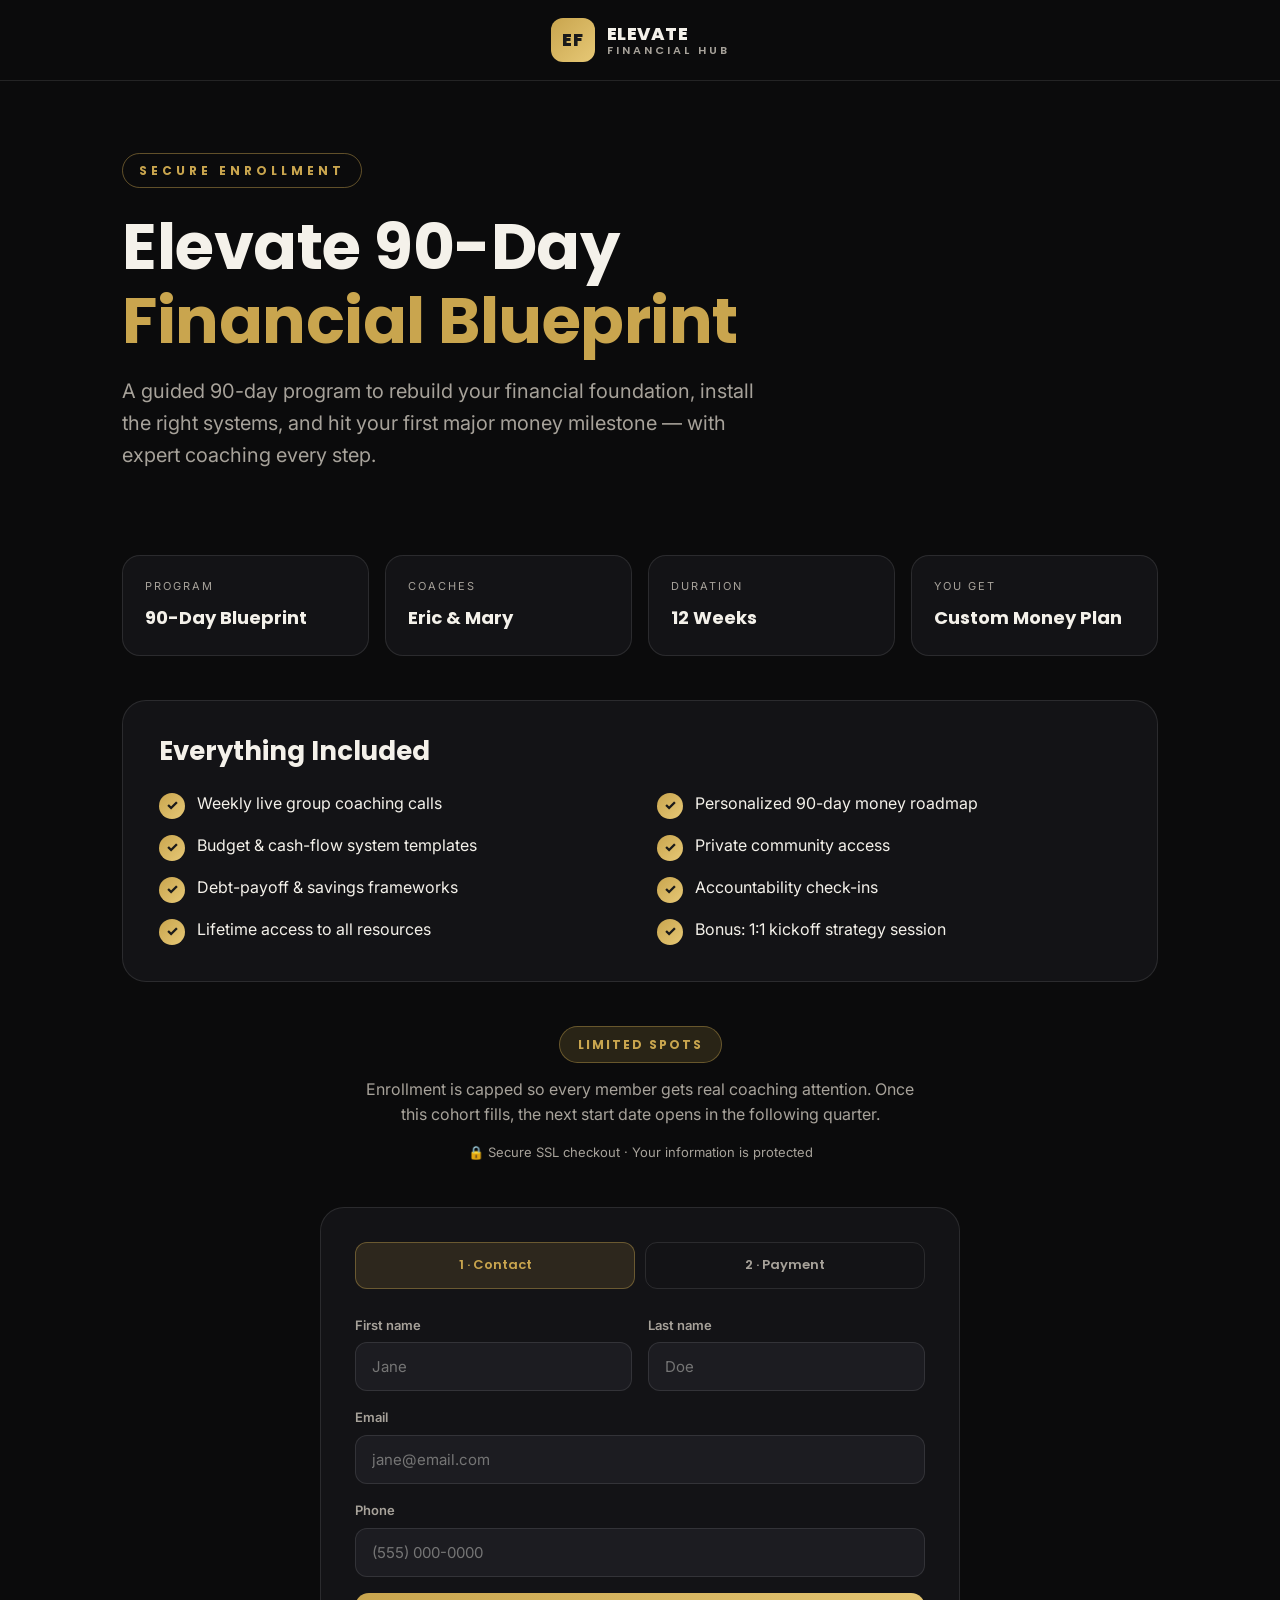
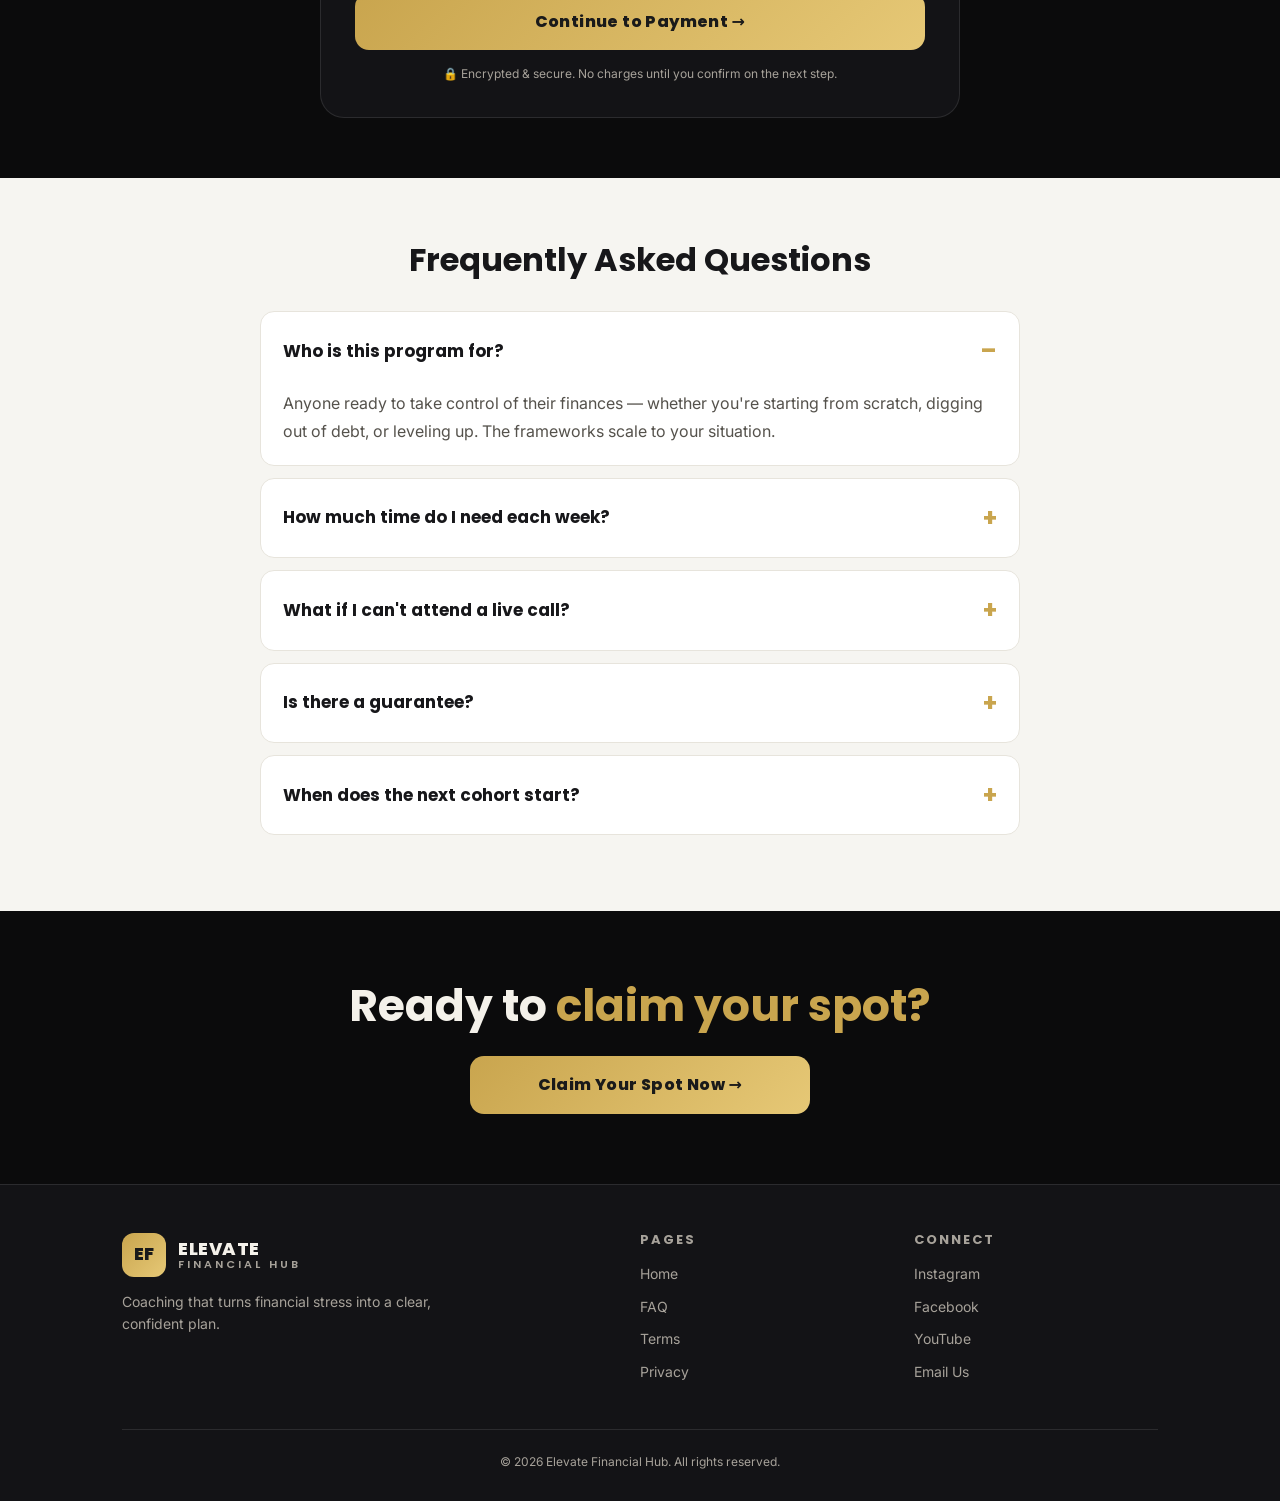
<file: landing-pages/template-base.html>
<!DOCTYPE html>
<html lang="en">
<head>
<meta charset="UTF-8" />
<meta name="viewport" content="width=device-width, initial-scale=1.0" />
<title>Secure Enrollment — Program Landing Template</title>

<!--
  ============================================================
  REBRANDABLE ENROLLMENT LANDING — MASTER TEMPLATE
  ------------------------------------------------------------
  This one file is the mold for all 10 client pages.
  To rebrand a client, change ONLY the CONTROL PANEL below
  (the :root variables) + the <body data-preset> letter +
  the visible text/logo in the HTML. Nothing else.

  1) BRAND COLORS -> --brand-accent / --brand-accent-2 / --brand-accent-ink
     NOTE on --brand-accent-ink (text color that sits ON TOP of the
     accent color, e.g. button labels):
       * accent is LIGHT (gold/yellow)   -> keep ink DARK  (#1a1a1a)
       * accent is DARK  (navy/red/green) -> set ink WHITE  (#ffffff)
  2) FONTS -> swap --font-head / --font-body (families already loaded below)
  3) LAYOUT SKIN -> <body data-preset="A|B|C">
       A = centered hero, rounded cards (default, = original)
       B = left hero (room for a photo), sharper asymmetric cards, uppercase headings
       C = editorial, airy, serif headings
     Rotate presets across the 10 so none feel cloned.
  4) TEXT/LOGO -> replace the copy in the HTML (brand name, program,
     coach names, FAQ, footer links).
  ============================================================
-->

<link rel="preconnect" href="https://fonts.googleapis.com" />
<link rel="preconnect" href="https://fonts.gstatic.com" crossorigin />
<link href="https://fonts.googleapis.com/css2?family=Inter:wght@400;500;600;700&family=Oswald:wght@500;600;700&family=Playfair+Display:wght@600;700;800&family=Poppins:wght@500;600;700;800&display=swap" rel="stylesheet" />

<style>
:root{
  /* ===== CONTROL PANEL — edit per client ===== */
  --brand-accent:      #c9a54e;   /* main brand color */
  --brand-accent-2:    #e6c876;   /* lighter accent (gradients/glow) */
  --brand-accent-ink:  #1a1a1a;   /* text ON TOP of accent (see note) */

  --font-head: 'Poppins', system-ui, sans-serif;
  --font-body: 'Inter', system-ui, sans-serif;
  /* ============================================ */

  /* structural (usually leave as-is) */
  --bg-0:    #0b0b0c;
  --bg-1:    #131316;
  --bg-2:    #1c1c21;
  --line:    rgba(255,255,255,.10);
  --text:    #f4f1ea;
  --muted:   #a7a29a;
  --radius:  18px;
  --maxw:    1080px;
}
*{box-sizing:border-box;margin:0;padding:0}
html{scroll-behavior:smooth}
body{font-family:var(--font-body);background:var(--bg-0);color:var(--text);line-height:1.6;-webkit-font-smoothing:antialiased}
img{max-width:100%;display:block}
a{color:inherit;text-decoration:none}
h1,h2,h3,h4{font-family:var(--font-head);line-height:1.15;font-weight:700}
.wrap{max-width:var(--maxw);margin:0 auto;padding:0 22px}
.accent{color:var(--brand-accent)}

/* ---------- HEADER ---------- */
.site-header{background:var(--bg-0);border-bottom:1px solid var(--line);padding:18px 0;position:sticky;top:0;z-index:50;backdrop-filter:blur(8px)}
.site-header .wrap{display:flex;align-items:center;justify-content:center;gap:12px}
.logo{display:flex;align-items:center;gap:12px;font-family:var(--font-head);font-weight:800;letter-spacing:.5px}
.logo__mark{width:44px;height:44px;border-radius:12px;display:grid;place-items:center;background:linear-gradient(135deg,var(--brand-accent),var(--brand-accent-2));color:var(--brand-accent-ink);font-weight:800;font-size:18px}
.logo__name{font-size:18px;line-height:1.1}
.logo__name small{display:block;font-size:11px;letter-spacing:3px;color:var(--muted);font-weight:600}

/* ---------- HERO ---------- */
.hero{padding:72px 0 40px;position:relative;overflow:hidden}
.eyebrow{display:inline-block;font-family:var(--font-head);font-weight:700;font-size:12px;letter-spacing:4px;text-transform:uppercase;color:var(--brand-accent);border:1px solid color-mix(in srgb,var(--brand-accent) 45%,transparent);padding:7px 16px;border-radius:999px;margin-bottom:22px}
.hero h1{font-size:clamp(34px,6vw,64px);letter-spacing:-.5px;margin-bottom:18px}
.hero p.lead{font-size:clamp(16px,2.2vw,20px);color:var(--muted);max-width:640px}
.hero__inner{max-width:760px}

/* ---------- INFO CARDS ---------- */
.info-grid{display:grid;grid-template-columns:repeat(4,1fr);gap:16px;margin:44px 0}
.info-card{background:var(--bg-1);border:1px solid var(--line);border-radius:var(--radius);padding:22px}
.info-card .k{font-size:11px;letter-spacing:2px;text-transform:uppercase;color:var(--muted);margin-bottom:8px}
.info-card .v{font-family:var(--font-head);font-weight:700;font-size:18px}

/* ---------- INCLUDED ---------- */
.included{background:var(--bg-1);border:1px solid var(--line);border-radius:calc(var(--radius) + 6px);padding:36px;margin:12px 0 44px}
.included h2{font-size:26px;margin-bottom:24px}
.checks{display:grid;grid-template-columns:1fr 1fr;gap:14px 34px}
.check{display:flex;gap:12px;align-items:flex-start}
.check .dot{flex:0 0 26px;width:26px;height:26px;border-radius:50%;background:linear-gradient(135deg,var(--brand-accent),var(--brand-accent-2));color:var(--brand-accent-ink);display:grid;place-items:center;font-weight:800;font-size:14px;margin-top:2px}

/* ---------- SCARCITY ---------- */
.scarcity{text-align:center;margin:0 0 44px}
.badge{display:inline-block;background:color-mix(in srgb,var(--brand-accent) 16%,transparent);color:var(--brand-accent);border:1px solid color-mix(in srgb,var(--brand-accent) 40%,transparent);font-family:var(--font-head);font-weight:700;font-size:12px;letter-spacing:2px;text-transform:uppercase;padding:8px 18px;border-radius:999px;margin-bottom:14px}
.scarcity p{color:var(--muted);max-width:560px;margin:0 auto}
.trust{margin-top:14px;font-size:13px;color:var(--muted);display:flex;gap:8px;justify-content:center;align-items:center}

/* ---------- CHECKOUT ---------- */
.checkout{background:var(--bg-1);border:1px solid var(--line);border-radius:calc(var(--radius) + 6px);padding:34px;max-width:640px;margin:0 auto 60px}
.stepper{display:flex;gap:10px;margin-bottom:26px}
.stepper .st{flex:1;text-align:center;font-family:var(--font-head);font-weight:600;font-size:13px;padding:12px;border-radius:12px;border:1px solid var(--line);color:var(--muted)}
.stepper .st.is-active{background:color-mix(in srgb,var(--brand-accent) 14%,transparent);color:var(--brand-accent);border-color:color-mix(in srgb,var(--brand-accent) 40%,transparent)}
.field{margin-bottom:16px}
.field label{display:block;font-size:13px;color:var(--muted);margin-bottom:7px;font-weight:600}
.field input{width:100%;background:var(--bg-2);border:1px solid var(--line);border-radius:12px;padding:14px 16px;color:var(--text);font-family:var(--font-body);font-size:15px}
.field input:focus{outline:none;border-color:var(--brand-accent)}
.row2{display:grid;grid-template-columns:1fr 1fr;gap:16px}
.btn{display:inline-flex;align-items:center;justify-content:center;gap:10px;background:linear-gradient(135deg,var(--brand-accent),var(--brand-accent-2));color:var(--brand-accent-ink);font-family:var(--font-head);font-weight:800;font-size:16px;letter-spacing:.4px;border:none;border-radius:14px;padding:16px 28px;width:100%;cursor:pointer;transition:transform .15s ease,box-shadow .15s ease}
.btn:hover{transform:translateY(-2px);box-shadow:0 12px 30px color-mix(in srgb,var(--brand-accent) 35%,transparent)}
.checkout .note{text-align:center;font-size:12px;color:var(--muted);margin-top:14px}

/* ---------- FAQ ---------- */
.faq{background:#f6f5f1;color:#17171a;padding:64px 0}
.faq h2{font-size:32px;text-align:center;margin-bottom:32px;color:#17171a}
.faq details{background:#fff;border:1px solid #e7e4dc;border-radius:14px;padding:0 22px;margin-bottom:12px;max-width:760px;margin-left:auto;margin-right:auto}
.faq summary{list-style:none;cursor:pointer;font-family:var(--font-head);font-weight:700;font-size:17px;padding:20px 0;display:flex;justify-content:space-between;align-items:center}
.faq summary::-webkit-details-marker{display:none}
.faq summary::after{content:"+";color:var(--brand-accent);font-size:24px;font-weight:700}
.faq details[open] summary::after{content:"–"}
.faq details p{padding:0 0 20px;color:#55524c;line-height:1.7}

/* ---------- FINAL CTA ---------- */
.final-cta{text-align:center;padding:70px 0}
.final-cta h2{font-size:clamp(28px,4.5vw,44px);margin-bottom:24px}
.final-cta .btn{max-width:340px;margin:0 auto}

/* ---------- FOOTER ---------- */
.site-footer{background:var(--bg-1);border-top:1px solid var(--line);padding:48px 0 30px}
.footer-grid{display:grid;grid-template-columns:2fr 1fr 1fr;gap:30px}
.site-footer h4{font-size:13px;letter-spacing:2px;text-transform:uppercase;color:var(--muted);margin-bottom:16px}
.site-footer a{display:block;color:var(--muted);margin-bottom:10px;font-size:14px}
.site-footer a:hover{color:var(--brand-accent)}
.footer-bottom{border-top:1px solid var(--line);margin-top:36px;padding-top:22px;font-size:12px;color:var(--muted);text-align:center}

/* ================= PRESET SKINS ================= */
/* Preset B — left hero + asymmetric sharper cards + uppercase headings */
[data-preset="B"]{--radius:8px}
[data-preset="B"] .site-header .wrap{justify-content:flex-start}
[data-preset="B"] .hero__inner{max-width:100%}
[data-preset="B"] .hero h1{text-transform:uppercase;letter-spacing:1px}
[data-preset="B"] .eyebrow{border-radius:4px}
[data-preset="B"] .info-card:nth-child(odd){transform:translateY(10px)}
[data-preset="B"] .badge{border-radius:4px}
[data-preset="B"] .scarcity{text-align:left}
[data-preset="B"] .scarcity p{margin-left:0}
[data-preset="B"] .checkout{margin-left:0}
[data-preset="B"] .logo__mark{border-radius:6px}

/* Preset B two-column hero (photo on the right) */
[data-preset="B"] .hero__inner.has-photo{display:grid;grid-template-columns:1.15fr .85fr;gap:40px;align-items:center}
.hero__photo{position:relative;display:grid;place-items:center;min-height:340px}
.hero__photo::before{content:"";position:absolute;inset:0;margin:auto;width:78%;height:78%;border-radius:50%;background:radial-gradient(circle,color-mix(in srgb,var(--brand-accent) 55%,transparent),transparent 70%);filter:blur(10px)}
.hero__photo .frame{position:relative;z-index:2;width:100%;min-height:320px;border-radius:12px;border:1px dashed color-mix(in srgb,var(--brand-accent) 60%,transparent);display:grid;place-items:center;text-align:center;color:var(--muted);padding:20px;background:color-mix(in srgb,var(--brand-accent) 6%,transparent)}
.hero__photo .frame .cap{font-family:var(--font-head);font-weight:700;color:var(--brand-accent);margin-top:10px}

/* Preset C — editorial / airy / serif */
[data-preset="C"]{--radius:0px}
[data-preset="C"] h1,[data-preset="C"] h2,[data-preset="C"] .logo{font-family:'Playfair Display',serif}
[data-preset="C"] .hero{padding:110px 0 60px}
[data-preset="C"] .info-grid{grid-template-columns:1fr 1fr}
[data-preset="C"] .info-card{border-left:3px solid var(--brand-accent);background:transparent}
[data-preset="C"] .eyebrow{border:none;padding-left:0;color:var(--muted)}

/* ---------- RESPONSIVE ---------- */
@media(max-width:820px){
  .info-grid{grid-template-columns:1fr 1fr}
  .checks{grid-template-columns:1fr}
  .footer-grid{grid-template-columns:1fr}
  .row2{grid-template-columns:1fr}
  [data-preset="B"] .hero__inner.has-photo{grid-template-columns:1fr}
  [data-preset="B"] .info-card:nth-child(odd){transform:none}
}
</style>
</head>

<body data-preset="A">

  <!-- HEADER -->
  <header class="site-header">
    <div class="wrap">
      <!-- GHL: replace .logo__mark with an <img> of the real logo -->
      <div class="logo">
        <span class="logo__mark">EF</span>
        <span class="logo__name">ELEVATE<small>FINANCIAL HUB</small></span>
      </div>
    </div>
  </header>

  <!-- HERO -->
  <section class="hero">
    <div class="wrap">
      <div class="hero__inner">
        <span class="eyebrow">Secure Enrollment</span>
        <h1>Elevate 90-Day <span class="accent">Financial Blueprint</span></h1>
        <p class="lead">A guided 90-day program to rebuild your financial foundation, install the right systems, and hit your first major money milestone — with expert coaching every step.</p>
      </div>
    </div>
  </section>

  <!-- INFO CARDS -->
  <section class="wrap">
    <div class="info-grid">
      <div class="info-card"><div class="k">Program</div><div class="v">90-Day Blueprint</div></div>
      <div class="info-card"><div class="k">Coaches</div><div class="v">Eric &amp; Mary</div></div>
      <div class="info-card"><div class="k">Duration</div><div class="v">12 Weeks</div></div>
      <div class="info-card"><div class="k">You Get</div><div class="v">Custom Money Plan</div></div>
    </div>
  </section>

  <!-- INCLUDED -->
  <section class="wrap">
    <div class="included">
      <h2>Everything Included</h2>
      <div class="checks">
        <div class="check"><span class="dot">✓</span><span>Weekly live group coaching calls</span></div>
        <div class="check"><span class="dot">✓</span><span>Personalized 90-day money roadmap</span></div>
        <div class="check"><span class="dot">✓</span><span>Budget &amp; cash-flow system templates</span></div>
        <div class="check"><span class="dot">✓</span><span>Private community access</span></div>
        <div class="check"><span class="dot">✓</span><span>Debt-payoff &amp; savings frameworks</span></div>
        <div class="check"><span class="dot">✓</span><span>Accountability check-ins</span></div>
        <div class="check"><span class="dot">✓</span><span>Lifetime access to all resources</span></div>
        <div class="check"><span class="dot">✓</span><span>Bonus: 1:1 kickoff strategy session</span></div>
      </div>
    </div>
  </section>

  <!-- SCARCITY -->
  <section class="wrap">
    <div class="scarcity">
      <span class="badge">Limited Spots</span>
      <p>Enrollment is capped so every member gets real coaching attention. Once this cohort fills, the next start date opens in the following quarter.</p>
      <div class="trust">🔒 Secure SSL checkout · Your information is protected</div>
    </div>
  </section>

  <!-- CHECKOUT -->
  <section class="wrap">
    <div class="checkout">
      <div class="stepper">
        <div class="st is-active">1 · Contact</div>
        <div class="st">2 · Payment</div>
      </div>
      <!-- GHL: this form is VISUAL. Embed the native GHL form widget for real capture. -->
      <form onsubmit="return false">
        <div class="row2">
          <div class="field"><label>First name</label><input type="text" placeholder="Jane" /></div>
          <div class="field"><label>Last name</label><input type="text" placeholder="Doe" /></div>
        </div>
        <div class="field"><label>Email</label><input type="email" placeholder="jane@email.com" /></div>
        <div class="field"><label>Phone</label><input type="tel" placeholder="(555) 000-0000" /></div>
        <button class="btn" type="submit">Continue to Payment →</button>
        <p class="note">🔒 Encrypted &amp; secure. No charges until you confirm on the next step.</p>
      </form>
    </div>
  </section>

  <!-- FAQ -->
  <section class="faq" id="faq">
    <div class="wrap">
      <h2>Frequently Asked Questions</h2>
      <details open><summary>Who is this program for?</summary><p>Anyone ready to take control of their finances — whether you're starting from scratch, digging out of debt, or leveling up. The frameworks scale to your situation.</p></details>
      <details><summary>How much time do I need each week?</summary><p>Plan for about 2–3 hours: one live call plus light implementation. Everything is designed to fit around a full-time schedule.</p></details>
      <details><summary>What if I can't attend a live call?</summary><p>Every session is recorded and posted in the member area, so you can catch up anytime and keep your momentum.</p></details>
      <details><summary>Is there a guarantee?</summary><p>Yes. If you show up, do the work, and don't see progress in your first 30 days, reach out and we'll make it right.</p></details>
      <details><summary>When does the next cohort start?</summary><p>Spots are filled on a rolling basis. Secure your seat above and you'll receive your start date and onboarding details by email.</p></details>
    </div>
  </section>

  <!-- FINAL CTA -->
  <section class="final-cta">
    <div class="wrap">
      <h2>Ready to <span class="accent">claim your spot?</span></h2>
      <a href="#" class="btn">Claim Your Spot Now →</a>
    </div>
  </section>

  <!-- FOOTER -->
  <footer class="site-footer">
    <div class="wrap">
      <div class="footer-grid">
        <div>
          <div class="logo"><span class="logo__mark">EF</span><span class="logo__name">ELEVATE<small>FINANCIAL HUB</small></span></div>
          <p style="color:var(--muted);margin-top:14px;max-width:320px;font-size:14px">Coaching that turns financial stress into a clear, confident plan.</p>
        </div>
        <div>
          <h4>Pages</h4>
          <a href="#">Home</a><a href="#faq">FAQ</a><a href="#">Terms</a><a href="#">Privacy</a>
        </div>
        <div>
          <h4>Connect</h4>
          <a href="#">Instagram</a><a href="#">Facebook</a><a href="#">YouTube</a><a href="#">Email Us</a>
        </div>
      </div>
      <div class="footer-bottom">© <span id="yr"></span> Elevate Financial Hub. All rights reserved.</div>
    </div>
  </footer>

  <script>document.getElementById('yr').textContent=new Date().getFullYear();</script>
</body>
</html>
</file>
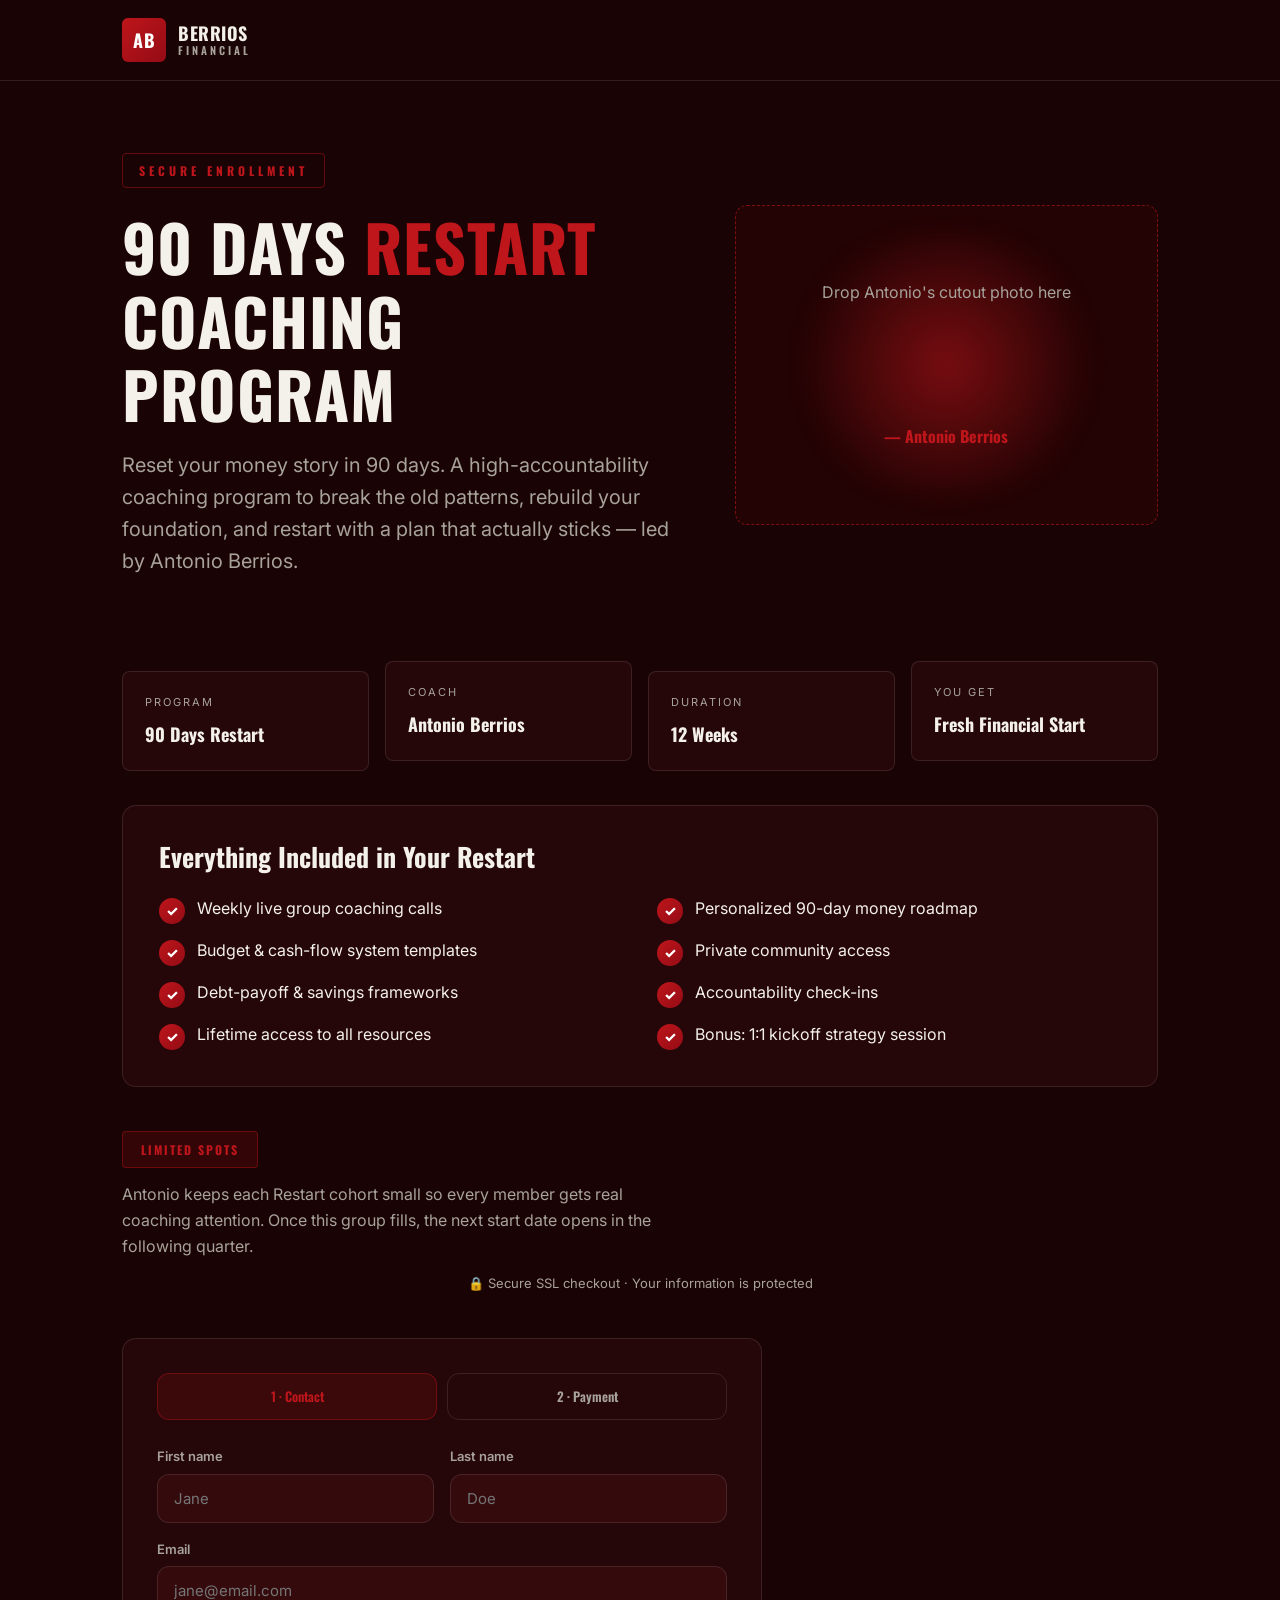
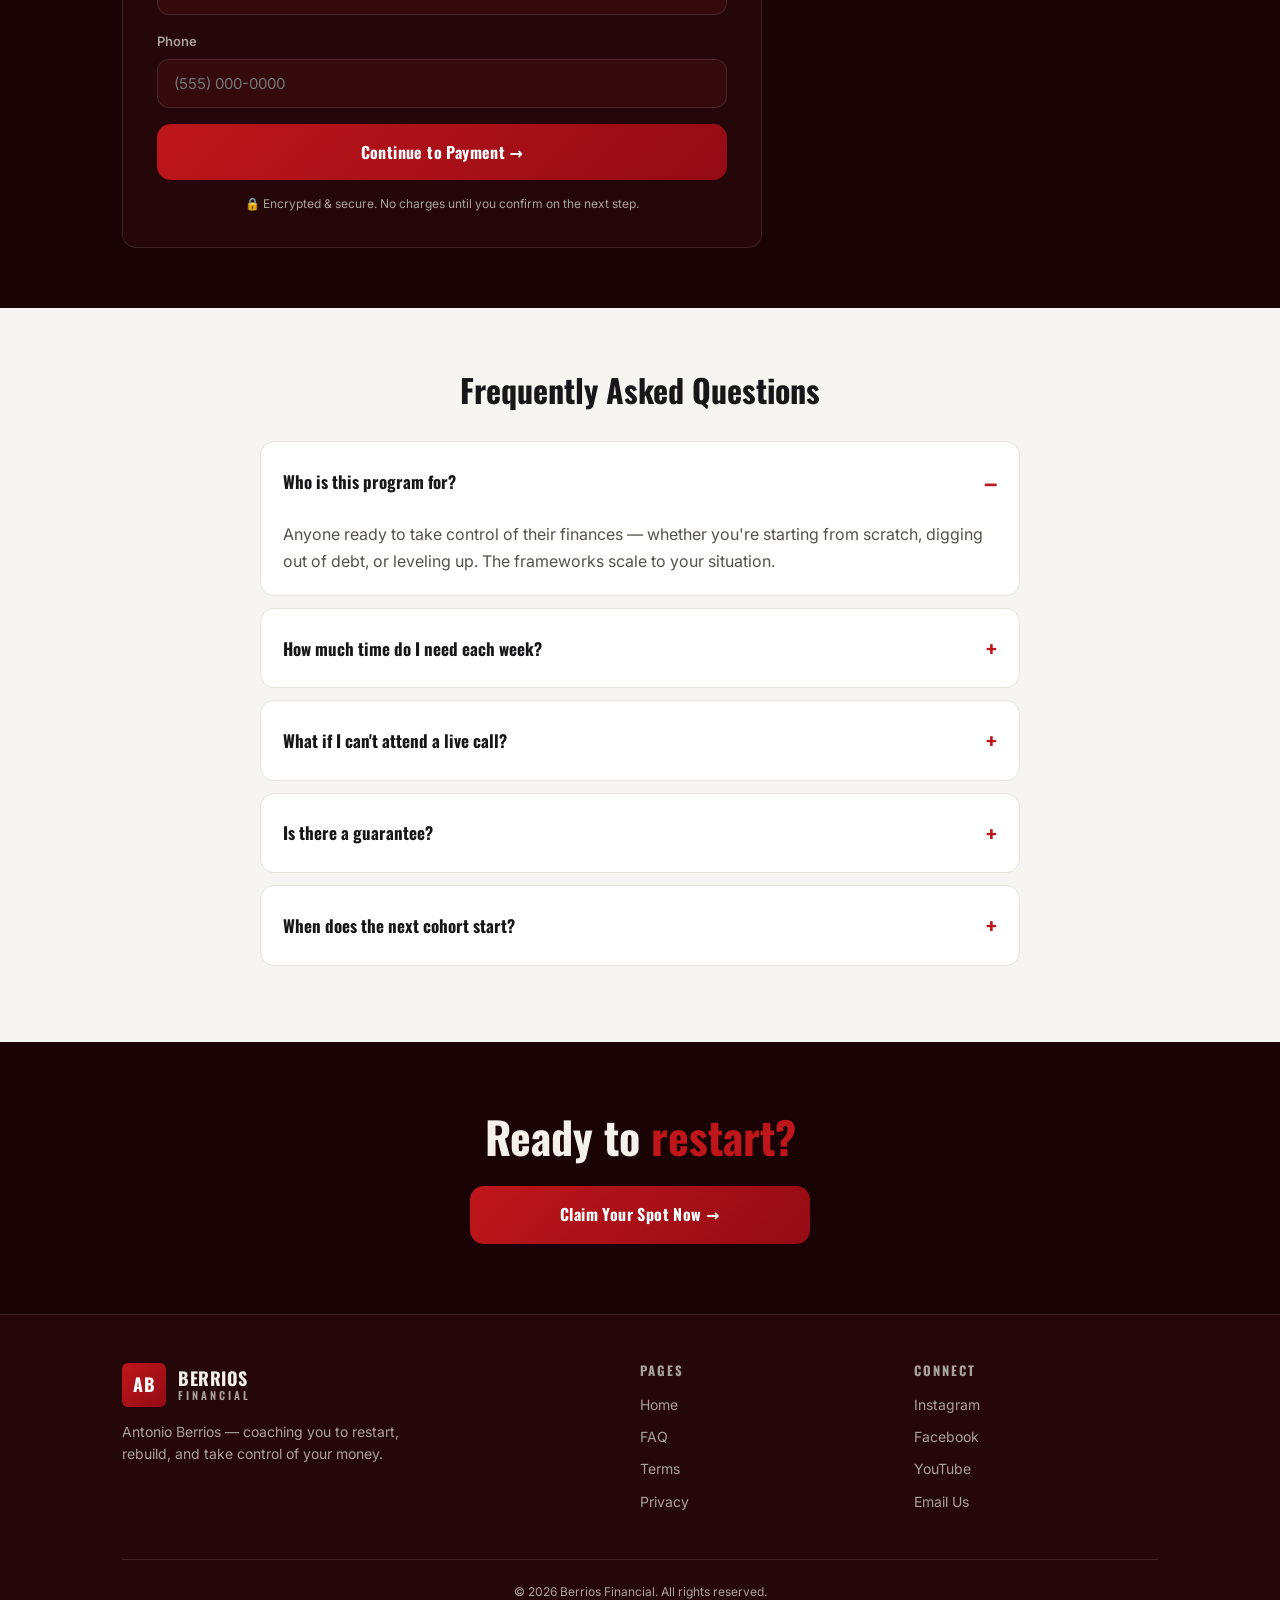
<file: landing-pages/clients/antonio-berrios.html>
<!DOCTYPE html>
<html lang="en">
<head>
<meta charset="UTF-8" />
<meta name="viewport" content="width=device-width, initial-scale=1.0" />
<title>90 Days Restart Coaching Program — Antonio Berrios</title>

<!--
  ============================================================
  REBRANDABLE ENROLLMENT LANDING — MASTER TEMPLATE
  ------------------------------------------------------------
  This one file is the mold for all 10 client pages.
  To rebrand a client, change ONLY the CONTROL PANEL below
  (the :root variables) + the <body data-preset> letter +
  the visible text/logo in the HTML. Nothing else.

  1) BRAND COLORS -> --brand-accent / --brand-accent-2 / --brand-accent-ink
     NOTE on --brand-accent-ink (text color that sits ON TOP of the
     accent color, e.g. button labels):
       * accent is LIGHT (gold/yellow)   -> keep ink DARK  (#1a1a1a)
       * accent is DARK  (navy/red/green) -> set ink WHITE  (#ffffff)
  2) FONTS -> swap --font-head / --font-body (families already loaded below)
  3) LAYOUT SKIN -> <body data-preset="A|B|C">
       A = centered hero, rounded cards (default, = original)
       B = left hero (room for a photo), sharper asymmetric cards, uppercase headings
       C = editorial, airy, serif headings
     Rotate presets across the 10 so none feel cloned.
  4) TEXT/LOGO -> replace the copy in the HTML (brand name, program,
     coach names, FAQ, footer links).
  ============================================================
-->

<link rel="preconnect" href="https://fonts.googleapis.com" />
<link rel="preconnect" href="https://fonts.gstatic.com" crossorigin />
<link href="https://fonts.googleapis.com/css2?family=Inter:wght@400;500;600;700&family=Oswald:wght@500;600;700&family=Playfair+Display:wght@600;700;800&family=Poppins:wght@500;600;700;800&display=swap" rel="stylesheet" />

<style>
:root{
  /* ===== CONTROL PANEL — edit per client ===== */
  --brand-accent:      #be161b;   /* Berrios bright red */
  --brand-accent-2:    #940b15;   /* Berrios deep red */
  --brand-accent-ink:  #ffffff;   /* dark accent -> white ink */

  --font-head: 'Oswald', system-ui, sans-serif;
  --font-body: 'Inter', system-ui, sans-serif;
  /* ============================================ */

  /* structural (usually leave as-is) */
  --bg-0:    #1a0304;   /* oxblood */
  --bg-1:    #260709;
  --bg-2:    #340a0d;
  --line:    rgba(255,255,255,.10);
  --text:    #f4f1ea;
  --muted:   #a7a29a;
  --radius:  18px;
  --maxw:    1080px;
}
*{box-sizing:border-box;margin:0;padding:0}
html{scroll-behavior:smooth}
body{font-family:var(--font-body);background:var(--bg-0);color:var(--text);line-height:1.6;-webkit-font-smoothing:antialiased}
img{max-width:100%;display:block}
a{color:inherit;text-decoration:none}
h1,h2,h3,h4{font-family:var(--font-head);line-height:1.15;font-weight:700}
.wrap{max-width:var(--maxw);margin:0 auto;padding:0 22px}
.accent{color:var(--brand-accent)}

/* ---------- HEADER ---------- */
.site-header{background:var(--bg-0);border-bottom:1px solid var(--line);padding:18px 0;position:sticky;top:0;z-index:50;backdrop-filter:blur(8px)}
.site-header .wrap{display:flex;align-items:center;justify-content:center;gap:12px}
.logo{display:flex;align-items:center;gap:12px;font-family:var(--font-head);font-weight:800;letter-spacing:.5px}
.logo__mark{width:44px;height:44px;border-radius:12px;display:grid;place-items:center;background:linear-gradient(135deg,var(--brand-accent),var(--brand-accent-2));color:var(--brand-accent-ink);font-weight:800;font-size:18px}
.logo__name{font-size:18px;line-height:1.1}
.logo__name small{display:block;font-size:11px;letter-spacing:3px;color:var(--muted);font-weight:600}

/* ---------- HERO ---------- */
.hero{padding:72px 0 40px;position:relative;overflow:hidden}
.eyebrow{display:inline-block;font-family:var(--font-head);font-weight:700;font-size:12px;letter-spacing:4px;text-transform:uppercase;color:var(--brand-accent);border:1px solid color-mix(in srgb,var(--brand-accent) 45%,transparent);padding:7px 16px;border-radius:999px;margin-bottom:22px}
.hero h1{font-size:clamp(34px,6vw,64px);letter-spacing:-.5px;margin-bottom:18px}
.hero p.lead{font-size:clamp(16px,2.2vw,20px);color:var(--muted);max-width:640px}
.hero__inner{max-width:760px}

/* ---------- INFO CARDS ---------- */
.info-grid{display:grid;grid-template-columns:repeat(4,1fr);gap:16px;margin:44px 0}
.info-card{background:var(--bg-1);border:1px solid var(--line);border-radius:var(--radius);padding:22px}
.info-card .k{font-size:11px;letter-spacing:2px;text-transform:uppercase;color:var(--muted);margin-bottom:8px}
.info-card .v{font-family:var(--font-head);font-weight:700;font-size:18px}

/* ---------- INCLUDED ---------- */
.included{background:var(--bg-1);border:1px solid var(--line);border-radius:calc(var(--radius) + 6px);padding:36px;margin:12px 0 44px}
.included h2{font-size:26px;margin-bottom:24px}
.checks{display:grid;grid-template-columns:1fr 1fr;gap:14px 34px}
.check{display:flex;gap:12px;align-items:flex-start}
.check .dot{flex:0 0 26px;width:26px;height:26px;border-radius:50%;background:linear-gradient(135deg,var(--brand-accent),var(--brand-accent-2));color:var(--brand-accent-ink);display:grid;place-items:center;font-weight:800;font-size:14px;margin-top:2px}

/* ---------- SCARCITY ---------- */
.scarcity{text-align:center;margin:0 0 44px}
.badge{display:inline-block;background:color-mix(in srgb,var(--brand-accent) 16%,transparent);color:var(--brand-accent);border:1px solid color-mix(in srgb,var(--brand-accent) 40%,transparent);font-family:var(--font-head);font-weight:700;font-size:12px;letter-spacing:2px;text-transform:uppercase;padding:8px 18px;border-radius:999px;margin-bottom:14px}
.scarcity p{color:var(--muted);max-width:560px;margin:0 auto}
.trust{margin-top:14px;font-size:13px;color:var(--muted);display:flex;gap:8px;justify-content:center;align-items:center}

/* ---------- CHECKOUT ---------- */
.checkout{background:var(--bg-1);border:1px solid var(--line);border-radius:calc(var(--radius) + 6px);padding:34px;max-width:640px;margin:0 auto 60px}
.stepper{display:flex;gap:10px;margin-bottom:26px}
.stepper .st{flex:1;text-align:center;font-family:var(--font-head);font-weight:600;font-size:13px;padding:12px;border-radius:12px;border:1px solid var(--line);color:var(--muted)}
.stepper .st.is-active{background:color-mix(in srgb,var(--brand-accent) 14%,transparent);color:var(--brand-accent);border-color:color-mix(in srgb,var(--brand-accent) 40%,transparent)}
.field{margin-bottom:16px}
.field label{display:block;font-size:13px;color:var(--muted);margin-bottom:7px;font-weight:600}
.field input{width:100%;background:var(--bg-2);border:1px solid var(--line);border-radius:12px;padding:14px 16px;color:var(--text);font-family:var(--font-body);font-size:15px}
.field input:focus{outline:none;border-color:var(--brand-accent)}
.row2{display:grid;grid-template-columns:1fr 1fr;gap:16px}
.btn{display:inline-flex;align-items:center;justify-content:center;gap:10px;background:linear-gradient(135deg,var(--brand-accent),var(--brand-accent-2));color:var(--brand-accent-ink);font-family:var(--font-head);font-weight:800;font-size:16px;letter-spacing:.4px;border:none;border-radius:14px;padding:16px 28px;width:100%;cursor:pointer;transition:transform .15s ease,box-shadow .15s ease}
.btn:hover{transform:translateY(-2px);box-shadow:0 12px 30px color-mix(in srgb,var(--brand-accent) 35%,transparent)}
.checkout .note{text-align:center;font-size:12px;color:var(--muted);margin-top:14px}

/* ---------- FAQ ---------- */
.faq{background:#f6f5f1;color:#17171a;padding:64px 0}
.faq h2{font-size:32px;text-align:center;margin-bottom:32px;color:#17171a}
.faq details{background:#fff;border:1px solid #e7e4dc;border-radius:14px;padding:0 22px;margin-bottom:12px;max-width:760px;margin-left:auto;margin-right:auto}
.faq summary{list-style:none;cursor:pointer;font-family:var(--font-head);font-weight:700;font-size:17px;padding:20px 0;display:flex;justify-content:space-between;align-items:center}
.faq summary::-webkit-details-marker{display:none}
.faq summary::after{content:"+";color:var(--brand-accent);font-size:24px;font-weight:700}
.faq details[open] summary::after{content:"–"}
.faq details p{padding:0 0 20px;color:#55524c;line-height:1.7}

/* ---------- FINAL CTA ---------- */
.final-cta{text-align:center;padding:70px 0}
.final-cta h2{font-size:clamp(28px,4.5vw,44px);margin-bottom:24px}
.final-cta .btn{max-width:340px;margin:0 auto}

/* ---------- FOOTER ---------- */
.site-footer{background:var(--bg-1);border-top:1px solid var(--line);padding:48px 0 30px}
.footer-grid{display:grid;grid-template-columns:2fr 1fr 1fr;gap:30px}
.site-footer h4{font-size:13px;letter-spacing:2px;text-transform:uppercase;color:var(--muted);margin-bottom:16px}
.site-footer a{display:block;color:var(--muted);margin-bottom:10px;font-size:14px}
.site-footer a:hover{color:var(--brand-accent)}
.footer-bottom{border-top:1px solid var(--line);margin-top:36px;padding-top:22px;font-size:12px;color:var(--muted);text-align:center}

/* ================= PRESET SKINS ================= */
/* Preset B — left hero + asymmetric sharper cards + uppercase headings */
[data-preset="B"]{--radius:8px}
[data-preset="B"] .site-header .wrap{justify-content:flex-start}
[data-preset="B"] .hero__inner{max-width:100%}
[data-preset="B"] .hero h1{text-transform:uppercase;letter-spacing:1px}
[data-preset="B"] .eyebrow{border-radius:4px}
[data-preset="B"] .info-card:nth-child(odd){transform:translateY(10px)}
[data-preset="B"] .badge{border-radius:4px}
[data-preset="B"] .scarcity{text-align:left}
[data-preset="B"] .scarcity p{margin-left:0}
[data-preset="B"] .checkout{margin-left:0}
[data-preset="B"] .logo__mark{border-radius:6px}

/* Preset B two-column hero (photo on the right) */
[data-preset="B"] .hero__inner.has-photo{display:grid;grid-template-columns:1.15fr .85fr;gap:40px;align-items:center}
.hero__photo{position:relative;display:grid;place-items:center;min-height:340px}
.hero__photo::before{content:"";position:absolute;inset:0;margin:auto;width:78%;height:78%;border-radius:50%;background:radial-gradient(circle,color-mix(in srgb,var(--brand-accent) 55%,transparent),transparent 70%);filter:blur(10px)}
.hero__photo .frame{position:relative;z-index:2;width:100%;min-height:320px;border-radius:12px;border:1px dashed color-mix(in srgb,var(--brand-accent) 60%,transparent);display:grid;place-items:center;text-align:center;color:var(--muted);padding:20px;background:color-mix(in srgb,var(--brand-accent) 6%,transparent)}
.hero__photo .frame .cap{font-family:var(--font-head);font-weight:700;color:var(--brand-accent);margin-top:10px}

/* Preset C — editorial / airy / serif */
[data-preset="C"]{--radius:0px}
[data-preset="C"] h1,[data-preset="C"] h2,[data-preset="C"] .logo{font-family:'Playfair Display',serif}
[data-preset="C"] .hero{padding:110px 0 60px}
[data-preset="C"] .info-grid{grid-template-columns:1fr 1fr}
[data-preset="C"] .info-card{border-left:3px solid var(--brand-accent);background:transparent}
[data-preset="C"] .eyebrow{border:none;padding-left:0;color:var(--muted)}

/* ---------- RESPONSIVE ---------- */
@media(max-width:820px){
  .info-grid{grid-template-columns:1fr 1fr}
  .checks{grid-template-columns:1fr}
  .footer-grid{grid-template-columns:1fr}
  .row2{grid-template-columns:1fr}
  [data-preset="B"] .hero__inner.has-photo{grid-template-columns:1fr}
  [data-preset="B"] .info-card:nth-child(odd){transform:none}
}
</style>
</head>

<body data-preset="B">

  <!-- HEADER -->
  <header class="site-header">
    <div class="wrap">
      <!-- GHL: replace .logo__mark with an <img> of the real logo -->
      <div class="logo">
        <span class="logo__mark">AB</span>
        <span class="logo__name">BERRIOS<small>FINANCIAL</small></span>
      </div>
    </div>
  </header>

  <!-- HERO -->
  <section class="hero">
    <div class="wrap">
      <div class="hero__inner has-photo">
        <div>
          <span class="eyebrow">Secure Enrollment</span>
          <h1>90 Days <span class="accent">Restart</span> Coaching Program</h1>
          <p class="lead">Reset your money story in 90 days. A high-accountability coaching program to break the old patterns, rebuild your foundation, and restart with a plan that actually sticks — led by Antonio Berrios.</p>
        </div>
        <!-- GHL: delete the placeholder frame and drop Antonio's transparent-background cutout photo here. The red glow is already behind it. -->
        <div class="hero__photo">
          <div class="frame">
            <span>Drop Antonio's cutout photo here</span>
            <span class="cap">— Antonio Berrios</span>
          </div>
        </div>
      </div>
    </div>
  </section>

  <!-- INFO CARDS -->
  <section class="wrap">
    <div class="info-grid">
      <div class="info-card"><div class="k">Program</div><div class="v">90 Days Restart</div></div>
      <div class="info-card"><div class="k">Coach</div><div class="v">Antonio Berrios</div></div>
      <div class="info-card"><div class="k">Duration</div><div class="v">12 Weeks</div></div>
      <div class="info-card"><div class="k">You Get</div><div class="v">Fresh Financial Start</div></div>
    </div>
  </section>

  <!-- INCLUDED -->
  <section class="wrap">
    <div class="included">
      <h2>Everything Included in Your Restart</h2>
      <div class="checks">
        <div class="check"><span class="dot">✓</span><span>Weekly live group coaching calls</span></div>
        <div class="check"><span class="dot">✓</span><span>Personalized 90-day money roadmap</span></div>
        <div class="check"><span class="dot">✓</span><span>Budget &amp; cash-flow system templates</span></div>
        <div class="check"><span class="dot">✓</span><span>Private community access</span></div>
        <div class="check"><span class="dot">✓</span><span>Debt-payoff &amp; savings frameworks</span></div>
        <div class="check"><span class="dot">✓</span><span>Accountability check-ins</span></div>
        <div class="check"><span class="dot">✓</span><span>Lifetime access to all resources</span></div>
        <div class="check"><span class="dot">✓</span><span>Bonus: 1:1 kickoff strategy session</span></div>
      </div>
    </div>
  </section>

  <!-- SCARCITY -->
  <section class="wrap">
    <div class="scarcity">
      <span class="badge">Limited Spots</span>
      <p>Antonio keeps each Restart cohort small so every member gets real coaching attention. Once this group fills, the next start date opens in the following quarter.</p>
      <div class="trust">🔒 Secure SSL checkout · Your information is protected</div>
    </div>
  </section>

  <!-- CHECKOUT -->
  <section class="wrap">
    <div class="checkout">
      <div class="stepper">
        <div class="st is-active">1 · Contact</div>
        <div class="st">2 · Payment</div>
      </div>
      <!-- GHL: this form is VISUAL. Embed the native GHL form widget for real capture. -->
      <form onsubmit="return false">
        <div class="row2">
          <div class="field"><label>First name</label><input type="text" placeholder="Jane" /></div>
          <div class="field"><label>Last name</label><input type="text" placeholder="Doe" /></div>
        </div>
        <div class="field"><label>Email</label><input type="email" placeholder="jane@email.com" /></div>
        <div class="field"><label>Phone</label><input type="tel" placeholder="(555) 000-0000" /></div>
        <button class="btn" type="submit">Continue to Payment →</button>
        <p class="note">🔒 Encrypted &amp; secure. No charges until you confirm on the next step.</p>
      </form>
    </div>
  </section>

  <!-- FAQ -->
  <section class="faq" id="faq">
    <div class="wrap">
      <h2>Frequently Asked Questions</h2>
      <details open><summary>Who is this program for?</summary><p>Anyone ready to take control of their finances — whether you're starting from scratch, digging out of debt, or leveling up. The frameworks scale to your situation.</p></details>
      <details><summary>How much time do I need each week?</summary><p>Plan for about 2–3 hours: one live call plus light implementation. Everything is designed to fit around a full-time schedule.</p></details>
      <details><summary>What if I can't attend a live call?</summary><p>Every session is recorded and posted in the member area, so you can catch up anytime and keep your momentum.</p></details>
      <details><summary>Is there a guarantee?</summary><p>Yes. If you show up, do the work, and don't see progress in your first 30 days, reach out and we'll make it right.</p></details>
      <details><summary>When does the next cohort start?</summary><p>Spots are filled on a rolling basis. Secure your seat above and you'll receive your start date and onboarding details by email.</p></details>
    </div>
  </section>

  <!-- FINAL CTA -->
  <section class="final-cta">
    <div class="wrap">
      <h2>Ready to <span class="accent">restart?</span></h2>
      <a href="#" class="btn">Claim Your Spot Now →</a>
    </div>
  </section>

  <!-- FOOTER -->
  <footer class="site-footer">
    <div class="wrap">
      <div class="footer-grid">
        <div>
          <div class="logo"><span class="logo__mark">AB</span><span class="logo__name">BERRIOS<small>FINANCIAL</small></span></div>
          <p style="color:var(--muted);margin-top:14px;max-width:320px;font-size:14px">Antonio Berrios — coaching you to restart, rebuild, and take control of your money.</p>
        </div>
        <div>
          <h4>Pages</h4>
          <a href="#">Home</a><a href="#faq">FAQ</a><a href="#">Terms</a><a href="#">Privacy</a>
        </div>
        <div>
          <h4>Connect</h4>
          <a href="#">Instagram</a><a href="#">Facebook</a><a href="#">YouTube</a><a href="#">Email Us</a>
        </div>
      </div>
      <div class="footer-bottom">© <span id="yr"></span> Berrios Financial. All rights reserved.</div>
    </div>
  </footer>

  <script>document.getElementById('yr').textContent=new Date().getFullYear();</script>
</body>
</html>
</file>
<file: onboarding/styles.css>
:root {
  --bg: #0f1117;
  --surface: #181b24;
  --surface-2: #20242f;
  --border: #2a2f3c;
  --text: #e8eaf0;
  --text-dim: #9aa3b2;
  --primary: #6c5ce7;
  --primary-hover: #5a4bd6;
  --accent: #00d2a8;
  --radius: 14px;
  --shadow: 0 20px 60px rgba(0, 0, 0, 0.45);
}

* { box-sizing: border-box; margin: 0; padding: 0; }

body {
  font-family: -apple-system, BlinkMacSystemFont, "Segoe UI", Roboto, Helvetica, Arial, sans-serif;
  background: radial-gradient(1200px 600px at 50% -10%, #1c1f2c 0%, var(--bg) 60%);
  color: var(--text);
  min-height: 100vh;
  display: grid;
  place-items: center;
  padding: 24px;
}

.onboarding {
  width: 100%;
  max-width: 460px;
  background: var(--surface);
  border: 1px solid var(--border);
  border-radius: 20px;
  box-shadow: var(--shadow);
  padding: 28px;
  display: flex;
  flex-direction: column;
}

.onboarding__header {
  display: flex;
  align-items: center;
  justify-content: space-between;
  margin-bottom: 20px;
}

.brand { display: flex; align-items: center; gap: 8px; font-weight: 700; }
.brand__logo { color: var(--accent); font-size: 18px; }
.brand__name { letter-spacing: 0.3px; }

.link-btn {
  background: none;
  border: none;
  color: var(--text-dim);
  cursor: pointer;
  font-size: 14px;
}
.link-btn:hover { color: var(--text); }

.progress {
  height: 6px;
  background: var(--surface-2);
  border-radius: 999px;
  overflow: hidden;
}
.progress__bar {
  height: 100%;
  width: 25%;
  background: linear-gradient(90deg, var(--primary), var(--accent));
  border-radius: 999px;
  transition: width 0.35s ease;
}
.progress__label {
  font-size: 13px;
  color: var(--text-dim);
  margin: 10px 0 4px;
}

.steps { position: relative; min-height: 280px; }

.step {
  display: none;
  flex-direction: column;
  padding: 16px 0;
  animation: fade 0.35s ease;
}
.step.is-active { display: flex; }

@keyframes fade {
  from { opacity: 0; transform: translateY(8px); }
  to { opacity: 1; transform: translateY(0); }
}

.step__icon { font-size: 40px; margin-bottom: 12px; }
.step__title { font-size: 24px; margin-bottom: 8px; }
.step__text { color: var(--text-dim); line-height: 1.55; }

.field-group { display: flex; flex-direction: column; gap: 14px; margin-top: 18px; }
.field { display: flex; flex-direction: column; gap: 6px; }
.field__label { font-size: 13px; color: var(--text-dim); }
.field input,
.field select {
  background: var(--surface-2);
  border: 1px solid var(--border);
  border-radius: 10px;
  padding: 12px 14px;
  color: var(--text);
  font-size: 15px;
}
.field input:focus,
.field select:focus {
  outline: none;
  border-color: var(--primary);
}

.chips { display: flex; flex-wrap: wrap; gap: 10px; margin-top: 18px; }
.chip {
  background: var(--surface-2);
  border: 1px solid var(--border);
  color: var(--text);
  padding: 9px 14px;
  border-radius: 999px;
  cursor: pointer;
  font-size: 14px;
  transition: all 0.2s ease;
}
.chip:hover { border-color: var(--primary); }
.chip.is-selected {
  background: var(--primary);
  border-color: var(--primary);
  color: #fff;
}

.summary { list-style: none; margin-top: 16px; display: flex; flex-direction: column; gap: 8px; }
.summary li {
  background: var(--surface-2);
  border: 1px solid var(--border);
  border-radius: 10px;
  padding: 10px 14px;
  font-size: 14px;
  color: var(--text-dim);
}
.summary li b { color: var(--text); }

.onboarding__footer {
  display: flex;
  gap: 12px;
  margin-top: 20px;
}
.btn {
  flex: 1;
  padding: 13px 18px;
  border-radius: 10px;
  font-size: 15px;
  font-weight: 600;
  cursor: pointer;
  border: 1px solid transparent;
  transition: all 0.2s ease;
}
.btn--primary { background: var(--primary); color: #fff; }
.btn--primary:hover { background: var(--primary-hover); }
.btn--ghost { background: transparent; border-color: var(--border); color: var(--text); }
.btn--ghost:hover:not(:disabled) { border-color: var(--text-dim); }
.btn:disabled { opacity: 0.4; cursor: not-allowed; }
</file>
